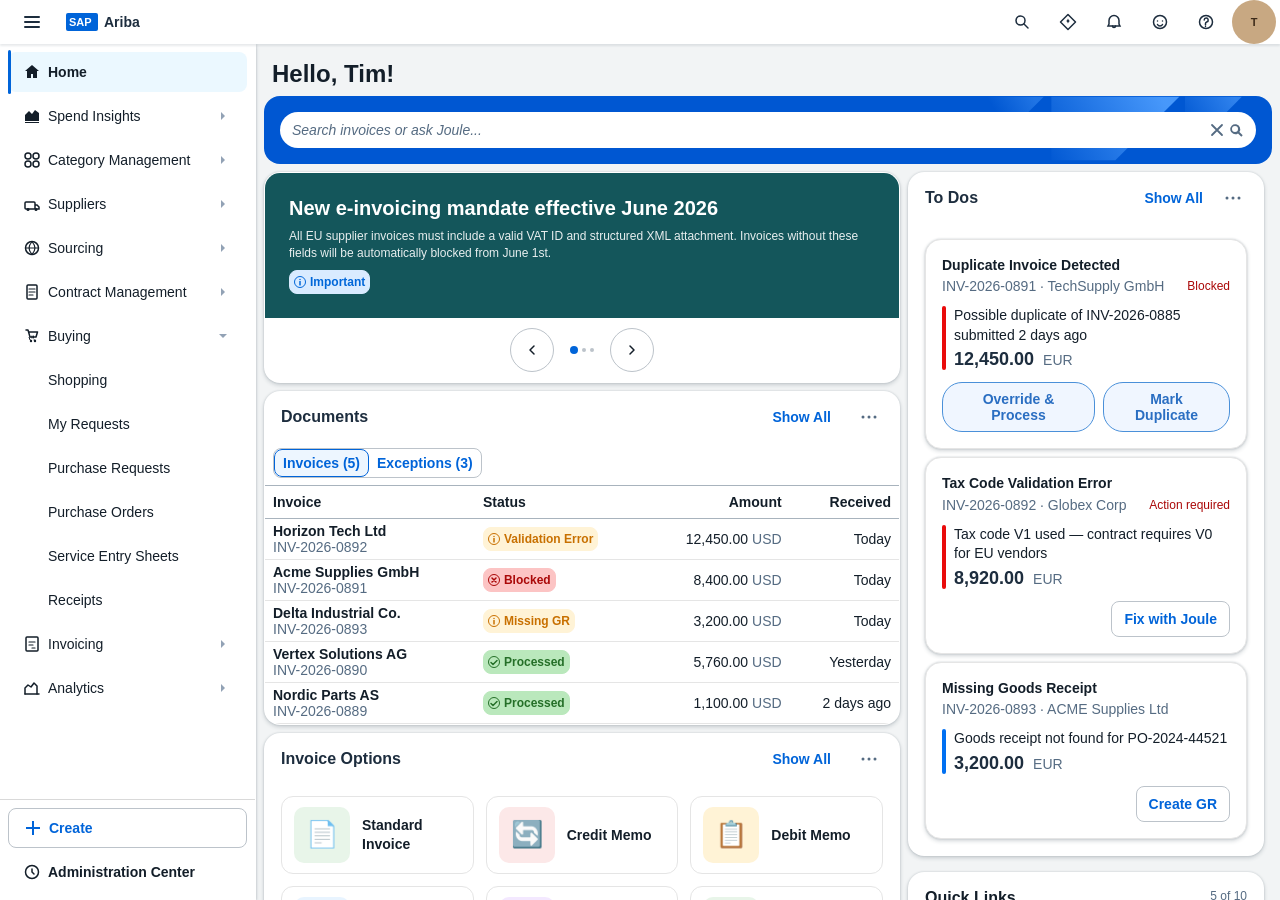
<file: invoice-agent.html>
<!DOCTYPE html>
<html lang="en">
<head>
  <meta charset="UTF-8" />
  <meta name="viewport" content="width=device-width, initial-scale=1.0" />
  <title>SAP Ariba – Invoice Management</title>
  <link rel="preconnect" href="https://fonts.googleapis.com" />
  <!-- SAP 72 font via CDN -->
  <link rel="stylesheet" href="https://ui5.sap.com/resources/sap/ui/core/themes/sap_horizon/fonts/72-regular.woff2" />
  <!-- SAP Icons font -->
  <link rel="stylesheet" href="https://ui5.sap.com/resources/sap/ui/core/themes/base/SAP-icons.css" />
  <style>
    /* ─── SAP Horizon Design Tokens ─── */
    :root {
      --sap-fontFamily: "72", "72full", Arial, Helvetica, sans-serif;
      --sapFontSize: 14px;
      --sapFontSmallSize: 12px;
      --sapFontHeader3Size: 24px;
      --sapFontHeader6Size: 14px;
      --sapFontBoldFamily: bold;
      --sapFontSemiboldDuplexFamily: 600;
      --sapFontLightFamily: 300;

      /* Shell */
      --sapShell_Background: #fff;
      --sapShell_TextColor: #1d2d3e;
      --sapShell_BorderColor: #d9d9d9;
      --sapShell_NegativeColor: #ff5b38;

      /* List / Content */
      --sapList_Background: #fff;
      --sapList_TextColor: #131e29;
      --sapList_BorderColor: #e5e5e5;
      --sapList_HeaderBackground: #fff;
      --sapList_HeaderBorderColor: #a8b3bd;
      --sapList_HeaderTextColor: #131e29;
      --sapList_HighlightColor: #0064d9;
      --sapList_SelectionBackgroundColor: #ebf8ff;

      /* Group */
      --sapGroup_ContentBackground: #fff;
      --sapGroup_TitleBackground: #fff;
      --sapGroup_TitleTextColor: #1d2d3e;
      --sapGroup_TitleBorderColor: #a8b3bd;
      --sapGroup_TitleBorderWidth: 1px;
      --sapGroup_TitleFontSize: 16px;

      /* Tile */
      --sapTile_Background: #fff;
      --sapTile_BorderColor: rgba(0,0,0,0);
      --sapTile_BorderCornerRadius: 16px;
      --sapTile_TitleTextColor: #131e29;

      /* Button */
      --sapButton_Background: #fff;
      --sapButton_BorderColor: #bcc3ca;
      --sapButton_BorderWidth: 1px;
      --sapButton_BorderCornerRadius: 8px;
      --sapButton_TextColor: #0064d9;
      --sapButton_Selected_Background: #edf6ff;
      --sapButton_Selected_BorderColor: #0064d9;
      --sapButton_Selected_TextColor: #0064d9;
      --sapButton_Lite_Background: rgba(0,0,0,0);
      --sapButton_Lite_BorderColor: rgba(0,0,0,0);
      --sapButton_Lite_TextColor: #0064d9;
      --sapButton_Accept_Background: #e9f7e9;
      --sapButton_Accept_BorderColor: #256f28;
      --sapButton_Accept_TextColor: #256f28;
      --sapButton_Reject_Background: #fce8e8;
      --sapButton_Reject_BorderColor: #aa0808;
      --sapButton_Reject_TextColor: #aa0808;

      /* Content */
      --sapContent_LabelColor: #556b82;
      --sapLinkColor: #0064d9;
      --sapTextColor: #131e29;
      --sapNeutralTextColor: #1d2d3e;
      --sapPageFooter_Background: #fff;
      --sapShell_Category_14_TextColor: #fff;
      --sapObjectHeader_Title_TextColor: #131e29;
      --sapShell_GroupTitleTextColor: #131e29;

      /* Indication Colors */
      --sapIndicationColor_2b_Background: #fcc4c4;
      --sapIndicationColor_2b_BorderColor: #fcc4c4;
      --sapIndicationColor_2b_TextColor: #aa0808;
      --sapIndicationColor_4b_Background: #bae8bc;
      --sapIndicationColor_4b_BorderColor: #bae8bc;
      --sapIndicationColor_4b_TextColor: #256f28;
      --sapIndicationColor_5b_Background: #d9ebff;
      --sapIndicationColor_5b_BorderColor: #d9ebff;
      --sapIndicationColor_5b_TextColor: #0067d9;
      --sapIndicationColor_10b_Background: #eaecee;
      --sapIndicationColor_10b_BorderColor: #eaecee;
      --sapIndicationColor_10b_TextColor: #444648;

      /* Shadow */
      --shadow0: 0px 0px 2px 0px rgba(34,53,72,0.2), 0px 2px 4px 0px rgba(34,53,72,0.2);
    }

    /* ─── Joule Sidebar ─── */
    .joule-sidebar {
      position: absolute; top: 56px; left: 0; bottom: 0; width: 260px;
      background: #fff; border-right: 1px solid #e5e5e5; z-index: 20;
      display: flex; flex-direction: column;
      transform: translateX(-100%);
      transition: transform 0.25s cubic-bezier(0.4, 0, 0.2, 1);
      overflow-y: auto;
    }
    .joule-sidebar.open { transform: translateX(0); }
    .joule-sidebar-header { display: flex; align-items: center; gap: 8px; padding: 16px 16px 12px; }
    .joule-sidebar-search-btn { margin-left: auto; background: none; border: none; cursor: pointer; padding: 4px; border-radius: 6px; }
    .joule-sidebar-search-btn:hover { background: #f0f0f0; }
    .joule-sidebar-new-btn {
      display: flex; align-items: center; gap: 8px; margin: 0 12px 12px;
      padding: 8px 14px; background: none; border: 1px solid #e5e5e5; border-radius: 8px;
      font-family: '72', 'Segoe UI', Arial, sans-serif; font-size: 13px; font-weight: 600;
      color: #1d2d3e; cursor: pointer; transition: background 0.15s;
    }
    .joule-sidebar-new-btn:hover { background: #f5f5f5; }
    .joule-sidebar-section { margin-bottom: 4px; }
    .joule-sidebar-section-header {
      display: flex; align-items: center; gap: 6px; padding: 8px 16px;
      font-family: '72', 'Segoe UI', Arial, sans-serif; font-size: 13px; font-weight: 700;
      color: #1d2d3e; cursor: pointer; user-select: none;
    }
    .joule-sidebar-count { font-weight: 400; color: #556b82; font-size: 12px; }
    .joule-sidebar-chevron { margin-left: auto; transition: transform 0.2s; transform: rotate(90deg); }
    .joule-sidebar-chevron.collapsed { transform: rotate(0deg); }
    .joule-sidebar-items { display: flex; flex-direction: column; }
    .joule-sidebar-items.collapsed { display: none; }
    .joule-sidebar-item {
      display: flex; align-items: center; gap: 8px; padding: 8px 16px 8px 20px;
      font-family: '72', 'Segoe UI', Arial, sans-serif; font-size: 13px; color: #1d2d3e;
      cursor: pointer; position: relative; transition: background 0.15s;
    }
    .joule-sidebar-item:hover { background: #f5f5f5; }
    .joule-sidebar-item.active { background: #f0edff; }
    .joule-sidebar-item.active .joule-sidebar-item-indicator {
      position: absolute; left: 0; top: 4px; bottom: 4px; width: 3px;
      background: #5d36ff; border-radius: 0 3px 3px 0;
    }
    .joule-sidebar-item-text { flex: 1; overflow: hidden; text-overflow: ellipsis; white-space: nowrap; }
    .joule-sidebar-item-more {
      background: none; border: none; cursor: pointer; padding: 2px; border-radius: 4px;
      opacity: 0; transition: opacity 0.15s;
    }
    .joule-sidebar-item:hover .joule-sidebar-item-more { opacity: 1; }

    /* ─── Joule Exception Table (Fiori-style) ─── */
    .joule-exception-table {
      width: 100%; border-collapse: collapse; font-family: '72', 'Segoe UI', Arial, sans-serif;
      font-size: 14px; margin-top: 12px; background: #ffffff;
      border: 1px solid #e5e5e5; border-radius: 12px; overflow: hidden;
      box-shadow: 0 1px 4px rgba(0,0,0,0.06);
    }
    .joule-exception-table thead th {
      text-align: left; padding: 16px 20px; font-weight: 700; font-size: 14px;
      color: #556b82; border-bottom: 1px solid #e5e5e5; background: #f8f9fa;
    }
    .joule-exception-table thead th:last-child { }
    .joule-exception-table tbody td {
      padding: 16px 20px; color: #1d2d3e; border-bottom: 1px solid #eef0f2; vertical-align: middle;
      background: #ffffff; font-size: 14px;
    }
    .joule-exception-table tbody td:last-child { }
    .joule-exception-table tbody tr:last-child td { border-bottom: none; }
    .joule-invoice-link { color: #0064d9; font-weight: 700; text-decoration: none; cursor: pointer; }
    .joule-invoice-link:hover { text-decoration: underline; color: #0054b5; }
    .joule-chip-solve {
      background: #f8fafe !important; color: #1a5fc9 !important;
      border-color: #e0e7ef !important; font-weight: 500 !important;
    }
    .joule-chip-solve:hover { background: #edf3fc !important; border-color: #c0cfe0 !important; }

    /* ─── Reset ─── */
    *, *::before, *::after { box-sizing: border-box; margin: 0; padding: 0; }
    body {
      font-family: var(--sap-fontFamily);
      font-size: var(--sapFontSize);
      color: var(--sapList_TextColor);
      background: #f2f4f5;
      min-height: 100vh;
    }

    /* ─── Z-index scale (semantic) ─── */
    /* dropdown: 100 | sticky: 200 | overlay: 300 | modal: 400 | toast: 500 | joule: 600 */

    /* ─── Shell Bar ─── */
    .shell-bar {
      display: flex;
      align-items: center;
      justify-content: space-between;
      height: 44px;
      background: var(--sapShell_Background);
      padding: 0 10px;
      position: sticky;
      top: 0;
      z-index: 200;
      box-shadow: 0px 2px 2px 0px rgba(34,53,72,0.1);
    }
    .shell-bar-left { display: flex; align-items: center; gap: 4px; }
    .shell-bar-right { display: flex; align-items: center; gap: 2px; }
    .shell-btn {
      width: 44px; height: 44px;
      display: flex; align-items: center; justify-content: center;
      border-radius: 8px; cursor: pointer; border: none; background: transparent;
      color: var(--sapShell_TextColor);
      touch-action: manipulation;
      transition: background 0.15s cubic-bezier(0.25, 1, 0.5, 1);
    }
    .shell-btn:hover { background: rgba(0,0,0,.05); }
    .shell-btn:focus-visible { outline: 2px solid var(--sapList_HighlightColor); outline-offset: -2px; border-radius: 8px; }
    .shell-logo {
      display: flex; align-items: center; gap: 6px;
      color: #1d2d3e; font-weight: 700; font-size: 14px; cursor: pointer;
      padding: 4px 8px; border-radius: 8px; min-height: 44px;
      touch-action: manipulation;
      transition: background 0.15s cubic-bezier(0.25, 1, 0.5, 1);
    }
    .shell-logo:hover { background: rgba(0,0,0,.05); }
    .shell-logo:focus-visible { outline: 2px solid var(--sapList_HighlightColor); outline-offset: -2px; }
    .shell-logo svg { flex-shrink: 0; }
    .shell-avatar {
      width: 32px; height: 32px; border-radius: 50%;
      background: #c8a882; color: #3d2b1a; font-weight: 700; font-size: 11px;
      display: flex; align-items: center; justify-content: center; cursor: pointer;
      margin-left: 2px; touch-action: manipulation;
      min-width: 44px; min-height: 44px; margin: -6px -6px -6px 2px;
      border-radius: 50%; width: 32px; height: 32px;
      /* Expand tap target to 44px without changing visual size */
      position: relative;
    }
    .shell-avatar::before {
      content: ''; position: absolute; inset: -6px;
      border-radius: 50%;
    }
    .icon-svg { width: 16px; height: 16px; fill: currentColor; }

    /* ─── Layout ─── */
    .app-body { display: flex; height: calc(100vh - 44px); overflow: hidden; }

    /* ─── Side Nav ─── */
    .side-nav {
      width: 256px; flex-shrink: 0;
      background: var(--sapList_Background);
      border-right: 1px solid var(--sapTile_BorderColor);
      display: flex; flex-direction: column;
      box-shadow: var(--shadow0);
      overflow: hidden;
    }
    .side-nav-main { flex: 1; overflow-y: auto; padding: 8px; display: flex; flex-direction: column; gap: 4px; }
    .side-nav-bottom {
      padding: 8px; border-top: 1px solid #d9d9d9;
      display: flex; flex-direction: column; gap: 4px;
    }
    .nav-item {
      display: flex; align-items: center; min-height: 40px;
      padding: 8px 16px; border-radius: 8px; cursor: pointer;
      gap: 0; position: relative;
      touch-action: manipulation;
      transition: background 0.15s cubic-bezier(0.25, 1, 0.5, 1);
    }
    .nav-item:hover { background: #f2f4f5; }
    .nav-item:focus-visible { outline: 2px solid var(--sapList_HighlightColor); outline-offset: -2px; }
    .nav-item.active { background: var(--sapList_SelectionBackgroundColor); }
    .nav-item.active::before {
      content: ''; position: absolute; left: 0; top: 50%; transform: translateY(-50%);
      width: 3px; height: 44px; background: var(--sapList_HighlightColor); border-radius: 2px;
    }
    .nav-icon { width: 16px; height: 16px; margin-right: 8px; flex-shrink: 0; }
    .nav-item img.nav-icon { object-fit: contain; }
    .nav-label { flex: 1; font-size: 14px; font-weight: 400; color: var(--sapList_TextColor); white-space: nowrap; overflow: hidden; text-overflow: ellipsis; }
    .nav-item.active .nav-label { font-weight: 600; color: var(--sapList_TextColor); }
    .nav-arrow { width: 16px; height: 16px; color: #556b82; margin-left: auto; }
    .nav-children { padding-left: 24px; display: flex; flex-direction: column; gap: 4px; margin-top: 4px; }
    .nav-child {
      display: flex; align-items: center; min-height: 40px;
      padding: 8px 16px; border-radius: 8px; cursor: pointer; font-size: 14px; font-weight: 400; color: var(--sapList_TextColor);
      touch-action: manipulation;
      transition: background 0.15s cubic-bezier(0.25, 1, 0.5, 1);
    }
    .nav-child:hover { background: #f2f4f5; }
    .nav-child:focus-visible { outline: 2px solid var(--sapList_HighlightColor); outline-offset: -2px; }
    .create-btn {
      display: flex; align-items: center; height: 40px; padding: 0 16px;
      border: 1px solid var(--sapButton_BorderColor); border-radius: 8px;
      background: var(--sapButton_Background); color: var(--sapButton_TextColor);
      cursor: pointer; font-size: 14px; font-weight: 600; gap: 8px;
      touch-action: manipulation;
      transition: background 0.15s cubic-bezier(0.25, 1, 0.5, 1), box-shadow 0.15s cubic-bezier(0.25, 1, 0.5, 1);
    }
    .create-btn:hover { background: #edf6ff; box-shadow: 0 1px 4px rgba(0,100,217,0.12); }
    .create-btn:focus-visible { outline: 2px solid var(--sapList_HighlightColor); outline-offset: 2px; }
    .admin-link { display: flex; align-items: center; height: 40px; padding: 0 16px; font-size: 14px; font-weight: 600; color: var(--sapList_TextColor); cursor: pointer; border-radius: 8px; gap: 8px; touch-action: manipulation; transition: background 0.15s cubic-bezier(0.25, 1, 0.5, 1); }
    .admin-link:hover { background: #f2f4f5; }
    .admin-link:focus-visible { outline: 2px solid var(--sapList_HighlightColor); outline-offset: -2px; }

    /* ─── Page Area ─── */
    .page-area { flex: 1; overflow-y: auto; padding: 0; }
    .page-inner { padding: 8px; }

    /* ─── Page Header ─── */
    .page-header {
      display: flex; align-items: center; justify-content: space-between;
      padding: 16px 16px 8px 16px;
    }
    .page-title { font-size: 24px; font-weight: 900; color: var(--sapShell_GroupTitleTextColor); }
    .cart-btn {
      display: flex; align-items: center; gap: 6px; padding: 5px 8px;
      border: none; background: transparent; color: var(--sapButton_Lite_TextColor);
      cursor: pointer; border-radius: 8px; font-size: 14px; font-weight: 600;
    }
    .cart-btn:hover { background: #edf6ff; }

    /* ─── Search Bar ─── */
    .search-bar-wrap { margin-bottom: 0; }
    .search-bar {
      display: flex; align-items: center; background: #fff;
      border: 1px solid #bcc3ca; border-radius: 8px; padding: 0 12px; height: 36px;
      box-shadow: var(--shadow0);
      transition: border-color 0.15s cubic-bezier(0.25, 1, 0.5, 1), box-shadow 0.15s cubic-bezier(0.25, 1, 0.5, 1);
    }
    .search-bar:focus-within {
      border-color: var(--sapList_HighlightColor);
      box-shadow: var(--shadow0), 0 0 0 2px rgba(0,100,217,0.15);
    }
    .search-bar input {
      flex: 1; border: none; outline: none; font-size: 14px;
      font-family: var(--sap-fontFamily); color: var(--sapList_TextColor); background: transparent;
    }
    .search-bar input::placeholder { color: #92a2b5; }

    /* ─── Two-column content ─── */
    .search-bar-wrap { padding: 0 8px 8px; }
    .content-grid { display: flex; gap: 8px; padding: 0 8px 8px; align-items: flex-start; }
    .col-left { flex: 0 0 calc(100% - 356px - 16px); min-width: 0; display: flex; flex-direction: column; gap: 8px; }
    .col-right { flex: 0 0 356px; display: flex; flex-direction: column; gap: 16px; }

    /* ─── Widget Card ─── */
    .widget-card {
      background: var(--sapTile_Background);
      border: 1px solid var(--sapTile_BorderColor);
      border-radius: var(--sapTile_BorderCornerRadius);
      box-shadow: var(--shadow0);
      overflow: hidden;
    }
    .widget-toolbar {
      display: flex; align-items: center; gap: 8px;
      background: var(--sapGroup_TitleBackground);
      padding: 3px 8px; min-height: 44px;
    }
    .widget-title { font-size: 16px; font-weight: 700; color: var(--sapGroup_TitleTextColor); flex: 1; padding-left: 8px; }
    .btn-tertiary {
      background: transparent; border: none; padding: 5px 8px; border-radius: 8px;
      color: var(--sapButton_TextColor); font-size: 14px; font-weight: 600; cursor: pointer;
      touch-action: manipulation;
      transition: background 0.15s cubic-bezier(0.25, 1, 0.5, 1);
    }
    .btn-tertiary:hover { background: #edf6ff; }
    .btn-tertiary:focus-visible { outline: 2px solid var(--sapList_HighlightColor); outline-offset: 2px; }
    .icon-btn {
      width: 44px; height: 44px; display: flex; align-items: center; justify-content: center;
      background: transparent; border: none; border-radius: 8px; cursor: pointer; color: #556b82;
      touch-action: manipulation;
      transition: background 0.15s cubic-bezier(0.25, 1, 0.5, 1);
    }
    .icon-btn:hover { background: #f2f4f5; }
    .icon-btn:focus-visible { outline: 2px solid var(--sapList_HighlightColor); outline-offset: -2px; }

    /* ─── Announcement Widget ─── */
    .announcement-banner {
      background: linear-gradient(90deg, #14565b 0%, #14565b 100%);
      padding: 24px; display: flex; flex-direction: column; gap: 8px;
    }
    .announcement-title { font-size: 20px; font-weight: 700; color: #fff; }
    .announcement-desc { font-size: 12px; color: rgba(255,255,255,.9); line-height: 1.4; }
    .tag {
      display: inline-flex; align-items: center; gap: 4px;
      padding: 3px 4px; border-radius: 8px; font-size: 12px; font-weight: 700; line-height: 16px;
    }
    .tag-info { background: var(--sapIndicationColor_5b_Background); color: var(--sapIndicationColor_5b_TextColor); border: 1px solid var(--sapIndicationColor_5b_BorderColor); }
    .tag-error { background: var(--sapIndicationColor_2b_Background); color: var(--sapIndicationColor_2b_TextColor); border: 1px solid var(--sapIndicationColor_2b_BorderColor); }
    .tag-success { background: var(--sapIndicationColor_4b_Background); color: var(--sapIndicationColor_4b_TextColor); border: 1px solid var(--sapIndicationColor_4b_BorderColor); }
    .tag-warning { background: #fff3d6; color: #c87000; border: 1px solid #fff3d6; }
    .pr-link { color: var(--sapLinkColor); font-size: 14px; }
    .carousel-footer {
      background: var(--sapPageFooter_Background);
      display: flex; align-items: center; justify-content: center;
      padding: 6px 8px;
    }
    .carousel-nav { display: flex; align-items: center; gap: 16px; padding: 4px 0; }
    .carousel-btn {
      width: 44px; height: 44px; border-radius: 22px;
      border: 1px solid var(--sapButton_BorderColor); background: var(--sapButton_Background);
      display: flex; align-items: center; justify-content: center; cursor: pointer;
      touch-action: manipulation;
      transition: background 0.15s cubic-bezier(0.25, 1, 0.5, 1), box-shadow 0.15s cubic-bezier(0.25, 1, 0.5, 1);
    }
    .carousel-btn:hover { background: #f2f4f5; box-shadow: 0 1px 4px rgba(34,53,72,0.1); }
    .carousel-btn:focus-visible { outline: 2px solid var(--sapList_HighlightColor); outline-offset: 2px; }
    .dots { display: flex; align-items: center; gap: 4px; }
    .dot { width: 8px; height: 8px; border-radius: 50%; background: #0064d9; }
    .dot-sm { width: 4px; height: 4px; border-radius: 50%; background: #bcc3ca; }

    /* ─── Documents Widget – Segmented btn ─── */
    .seg-btn-wrap {
      display: flex; align-items: center; gap: 8px;
      padding: 3px 8px; min-height: 44px;
      border-bottom: 1px solid var(--sapList_HeaderBorderColor);
      background: var(--sapGroup_TitleBackground);
    }
    .seg-btn {
      display: flex; border: 1px solid var(--sapButton_BorderColor); border-radius: 8px; overflow: hidden;
    }
    .seg-btn-item {
      padding: 5px 8px; font-size: 14px; font-weight: 600; cursor: pointer; border: none;
      background: transparent; color: var(--sapButton_TextColor);
    }
    .seg-btn-item.active {
      background: var(--sapButton_Selected_Background);
      border: 1px solid var(--sapButton_Selected_BorderColor);
      color: var(--sapButton_Selected_TextColor);
      border-radius: 8px;
    }

    /* ─── Table ─── */
    .resp-table { width: 100%; border-collapse: collapse; }
    .resp-table th {
      background: var(--sapList_HeaderBackground);
      border-bottom: 1px solid var(--sapList_HeaderBorderColor);
      padding: 8px; font-size: 14px; font-weight: 600; color: var(--sapList_HeaderTextColor);
      text-align: left; position: sticky; top: 0;
    }
    .resp-table th.right { text-align: right; }
    .resp-table td {
      border-bottom: 1px solid var(--sapList_BorderColor);
      padding: 4px 8px; font-size: 14px; color: var(--sapList_TextColor); vertical-align: middle;
    }
    .resp-table td.right { text-align: right; }
    .resp-table tr:hover td { background: #f7f9fb; }
    .obj-id .name { font-weight: 700; }
    .obj-id .id { color: var(--sapContent_LabelColor); font-size: 14px; }
    .obj-number { display: flex; gap: 4px; justify-content: flex-end; align-items: baseline; }
    .obj-number .num { font-weight: 400; }
    .obj-number .cur { font-weight: 300; color: #556b82; }

    /* ─── Invoice Options grid ─── */
    .bo-grid {
      display: grid;
      grid-template-columns: repeat(3, 1fr);
      gap: 12px;
      padding: 12px 16px 16px;
    }
    .bo-item {
      display: flex; align-items: center; gap: 12px;
      border: 1px solid #e5e5e5; border-radius: 12px;
      padding: 10px 12px; cursor: pointer; background: #fff;
      touch-action: manipulation;
      transition: box-shadow 0.2s cubic-bezier(0.25, 1, 0.5, 1), transform 0.2s cubic-bezier(0.25, 1, 0.5, 1);
    }
    .bo-item:hover { box-shadow: 0 4px 12px rgba(34,53,72,.12); transform: translateY(-1px); }
    .bo-item:active { transform: translateY(0); box-shadow: 0 1px 4px rgba(34,53,72,.08); }
    .bo-item:focus-visible { outline: 2px solid var(--sapList_HighlightColor); outline-offset: 2px; }
    .bo-thumb {
      width: 56px; height: 56px; border-radius: 10px;
      flex-shrink: 0; object-fit: cover; background: #edeef0;
    }
    .bo-label {
      font-size: 14px; font-weight: 600; color: #131e29; line-height: 1.3;
    }

    /* ─── Insights Widget ─── */
    .insights-row { display: flex; gap: 16px; padding: 16px; flex-wrap: wrap; }
    .analytics-card {
      flex: 1; min-width: 340px;
      background: var(--sapTile_Background); border: 1px solid #e5e5e5;
      border-radius: 16px; box-shadow: var(--shadow0); overflow: hidden;
    }
    .card-header { padding: 16px 16px 8px; }
    .card-header-meta { font-size: 12px; color: var(--sapContent_LabelColor); margin-bottom: 4px; }
    .card-header-title { font-size: 14px; font-weight: 700; color: var(--sapList_TextColor); }
    .card-numeric { padding: 0 16px 8px; }
    .card-kpi { font-size: 32px; font-weight: 700; color: var(--sapList_TextColor); }
    .card-kpi-unit { font-size: 20px; font-weight: 300; color: #556b82; }
    .chart-area { padding: 8px 16px 16px; }
    .donut-wrap { display: flex; align-items: center; gap: 24px; }
    .donut-svg { flex-shrink: 0; }
    .donut-legend { display: flex; flex-direction: column; gap: 8px; }
    .legend-item { display: flex; align-items: center; gap: 8px; font-size: 12px; color: #556b82; }
    .legend-dot { width: 10px; height: 10px; border-radius: 50%; flex-shrink: 0; }
    .legend-pct { font-weight: 600; color: var(--sapList_TextColor); }
    .line-chart-wrap { position: relative; }
    .line-chart-labels { display: flex; justify-content: space-between; font-size: 12px; color: #92a2b5; margin-top: 4px; padding: 0 4px; }

    /* ─── Right Column Cards ─── */
    .todo-widget { background: var(--sapGroup_ContentBackground); border: 1px solid var(--sapTile_BorderColor); border-radius: 16px; box-shadow: var(--shadow0); overflow: hidden; }
    .todo-toolbar { display: flex; align-items: center; padding: 3px 8px; min-height: 44px; background: var(--sapGroup_TitleBackground); border-radius: 16px 16px 0 0; }
    .todo-items { display: flex; flex-direction: column; gap: 8px; padding: 16px; }
    .todo-card {
      background: var(--sapTile_Background); border: 1px solid var(--sapList_BorderColor);
      border-radius: 16px; box-shadow: var(--shadow0); overflow: hidden; padding-bottom: 16px;
    }
    .todo-card-header { padding: 16px 16px 12px; }
    .todo-card-title { font-size: 14px; font-weight: 700; color: var(--sapTextColor); line-height: 1.3; }
    .todo-card-sub { font-size: 14px; color: var(--sapContent_LabelColor); white-space: nowrap; overflow: hidden; text-overflow: ellipsis; }
    .todo-overdue { font-size: 12px; color: #aa0808; white-space: nowrap; }
    .todo-card-content { padding: 0 16px; display: flex; flex-direction: column; gap: 12px; }
    .todo-item { display: flex; gap: 8px; }
    .highlight-bar { width: 4px; border-radius: 2px; flex-shrink: 0; align-self: stretch; }
    .highlight-red { background: #e90b0b; }
    .highlight-blue { background: #0070f2; }
    .todo-item-body { flex: 1; display: flex; flex-direction: column; gap: 4px; }
    .todo-item-text { font-size: 14px; color: var(--sapTextColor); line-height: 1.4; }
    .todo-item-amount { font-size: 18px; font-weight: 700; color: var(--sapNeutralTextColor); }
    .todo-item-amount span { font-size: 14px; font-weight: 400; color: #556b82; margin-left: 4px; }
    .todo-card-footer { display: flex; gap: 8px; justify-content: flex-end; padding: 12px 16px 0; }
    .btn-accept {
      padding: 8px 20px; border-radius: 20px; border: 1.5px solid #4a90d9;
      background: #f0f6ff; color: #2a6ec2;
      font-size: 14px; font-weight: 600; cursor: pointer; min-height: 36px;
      touch-action: manipulation;
      transition: background 0.15s cubic-bezier(0.25, 1, 0.5, 1), box-shadow 0.15s cubic-bezier(0.25, 1, 0.5, 1);
    }
    .btn-accept:hover { background: #dce9f7; box-shadow: 0 1px 4px rgba(42,110,194,0.15); }
    .btn-accept:focus-visible { outline: 2px solid #2a6ec2; outline-offset: 2px; }
    .btn-reject {
      padding: 8px 20px; border-radius: 20px; border: 1.5px solid #4a90d9;
      background: #f0f6ff; color: #2a6ec2;
      font-size: 14px; font-weight: 600; cursor: pointer; min-height: 36px;
      touch-action: manipulation;
      transition: background 0.15s cubic-bezier(0.25, 1, 0.5, 1), box-shadow 0.15s cubic-bezier(0.25, 1, 0.5, 1);
    }
    .btn-reject:hover { background: #dce9f7; box-shadow: 0 1px 4px rgba(42,110,194,0.15); }
    .btn-reject:focus-visible { outline: 2px solid #2a6ec2; outline-offset: 2px; }
    .btn-secondary {
      padding: 8px 12px; border-radius: 8px;
      border: 1px solid var(--sapButton_BorderColor); background: var(--sapButton_Background);
      color: var(--sapButton_TextColor); font-size: 14px; font-weight: 600; cursor: pointer; min-height: 36px;
      touch-action: manipulation;
      transition: background 0.15s cubic-bezier(0.25, 1, 0.5, 1);
    }
    .btn-secondary:hover { background: #edf6ff; }
    .btn-secondary:focus-visible { outline: 2px solid var(--sapList_HighlightColor); outline-offset: 2px; }
    .label-value { display: flex; align-items: baseline; gap: 4px; font-size: 14px; }
    .label-text { color: var(--sapContent_LabelColor); }
    .value-text { color: var(--sapTextColor); }

    /* ─── Quick Links ─── */
    .quick-links { background: var(--sapGroup_TitleBackground); border: 1px solid var(--sapTile_BorderColor); border-radius: 16px; box-shadow: var(--shadow0); overflow: hidden; }
    .ql-header { display: flex; align-items: flex-start; justify-content: space-between; padding: 16px 16px 12px; min-height: 46px; }
    .ql-title { font-size: 16px; font-weight: 700; color: var(--sapTile_TitleTextColor); }
    .ql-count { font-size: 12px; color: var(--sapContent_LabelColor); }
    .ql-list { display: flex; flex-direction: column; }
    .ql-item {
      display: flex; align-items: center; min-height: 44px; padding: 0 16px;
      border-bottom: 1px solid var(--sapList_BorderColor); font-size: 14px;
      color: var(--sapList_TextColor); cursor: pointer; position: relative;
      touch-action: manipulation;
      transition: background 0.15s cubic-bezier(0.25, 1, 0.5, 1);
    }
    .ql-item:last-child { border-bottom: none; }
    .ql-item:hover { background: #f7f9fb; }
    .ql-item:focus-visible { outline: 2px solid var(--sapList_HighlightColor); outline-offset: -2px; }
    .ql-more {
      display: flex; align-items: center; justify-content: center;
      padding: 14px; min-height: 44px; font-size: 14px; font-weight: 700;
      color: var(--sapButton_TextColor); cursor: pointer;
      touch-action: manipulation;
      transition: background 0.15s cubic-bezier(0.25, 1, 0.5, 1);
    }
    .ql-more:hover { background: #edf6ff; }
    .ql-more:focus-visible { outline: 2px solid var(--sapList_HighlightColor); outline-offset: -2px; }

    /* ─── Zone A (search row) ─── */
    .zone-a { padding: 8px 8px; }

    /* ─── Scrollbar ─── */
    ::-webkit-scrollbar { width: 6px; height: 6px; }
    ::-webkit-scrollbar-thumb { background: #c0c8d0; border-radius: 4px; }
    ::-webkit-scrollbar-track { background: transparent; }

    /* ─── Expandable text ─── */
    .expandable { overflow: hidden; display: -webkit-box; -webkit-line-clamp: 2; -webkit-box-orient: vertical; }
    .show-more { color: var(--sapLinkColor); font-size: 14px; cursor: pointer; }

    /* ─── Joule Popover ─── */
    .joule-popover {
      position: fixed; bottom: 24px; right: 24px; z-index: 600;
      width: 448px; height: 660px;
      border-radius: 20px; overflow: hidden;
      box-shadow: 0 0 2px rgba(91,115,139,0.16), 0 32px 64px rgba(91,115,139,0.16);
      display: none; flex-direction: column;
      font-family: var(--sap-fontFamily);
      background: #ffffff;
      transform-origin: bottom right;
      max-height: 660px;
    }
    .joule-popover.open {
      display: flex;
      flex-direction: column;
      /* Refined open animation: ease-out-quart, no bounce (impeccable rule) */
      animation: jouleOpen 0.3s cubic-bezier(0.25, 1, 0.5, 1) both;
    }
    @keyframes jouleOpen {
      from { opacity: 0; transform: scale(0.92) translateY(12px); }
      to   { opacity: 1; transform: scale(1) translateY(0); }
    }
    @keyframes spin {
      from { transform: rotate(0deg); }
      to   { transform: rotate(360deg); }
    }
    .joule-header {
      background: linear-gradient(180deg, #5d36ff 0%, #6431fa 100%);
      display: flex; align-items: center; height: 56px;
      padding: 0 4px 0 0; flex-shrink: 0;
      position: relative; overflow: hidden;
    }
    .joule-header-left {
      display: flex; align-items: center; flex: 1; overflow: hidden;
    }
    .joule-header-menu-btn {
      width: 44px; height: 44px; background: none; border: none; cursor: pointer;
      display: flex; align-items: center; justify-content: center; border-radius: 8px;
      color: #fff; flex-shrink: 0; margin-left: 0;
      touch-action: manipulation;
      transition: background 0.15s cubic-bezier(0.25, 1, 0.5, 1);
    }
    .joule-header-menu-btn:hover { background: rgba(255,255,255,.14); }
    .joule-header-menu-btn:focus-visible { outline: 2px solid rgba(255,255,255,0.7); outline-offset: -2px; }
    .joule-header-title {
      font-size: 16px; font-weight: 700; color: #fff;
      white-space: nowrap; overflow: hidden; text-overflow: ellipsis;
      padding-left: 4px;
    }
    /* SAP icon helper for header buttons */
    .sap-icon {
      font-family: "SAP-icons"; font-style: normal; font-weight: normal;
      font-size: 16px; color: #fff; line-height: 1;
      -webkit-font-smoothing: antialiased;
      font-feature-settings: "liga"; /* enable ligatures */
      -webkit-font-feature-settings: "liga";
      text-rendering: optimizeLegibility;
      display: inline-block; width: 16px; height: 16px;
      text-align: center;
    }
    .joule-header-actions { display: flex; align-items: center; gap: 0; flex-shrink: 0; }
    .joule-header-btn {
      width: 44px; height: 44px; background: transparent; border: none; cursor: pointer;
      display: flex; align-items: center; justify-content: center; border-radius: 8px; color: #fff;
      touch-action: manipulation;
      transition: background 0.15s cubic-bezier(0.25, 1, 0.5, 1);
    }
    .joule-header-btn:hover { background: rgba(255,255,255,.14); }
    .joule-header-btn:focus-visible { outline: 2px solid rgba(255,255,255,0.7); outline-offset: -2px; }

    /* Body */
    .joule-body {
      background: #ffffff;
      overflow-y: auto; overflow-x: hidden;
      padding: 0; display: flex; flex-direction: column;
      flex: 1 1 0; min-height: 0; max-height: 100%;
      scroll-behavior: smooth;
    }

    .joule-body::-webkit-scrollbar { width: 4px; }
    .joule-body::-webkit-scrollbar-thumb { background: rgba(93,54,255,0.2); border-radius: 4px; }

    .joule-chat-area {
      padding: 16px 14px 8px; display: flex; flex-direction: column; gap: 16px; flex: 1;
      justify-content: flex-end;
    }
    /* Turn containers must also be flex columns with matching gap */
    .joule-chat-area > div[id^="turn-"] {
      display: flex; flex-direction: column; gap: 16px;
    }
    .joule-timestamp {
      text-align: center; font-size: 14px; color: #8396a8; margin-bottom: 4px;
    }
    .joule-timestamp strong { font-weight: 700; color: #8396a8; }

    /* ── Bubble entrance animation ── */
    /* ease-out-quart: smooth, confident — no bounce (impeccable rule) */
    @keyframes bubbleIn {
      from { opacity: 0; transform: translateY(10px) scale(0.97); }
      to   { opacity: 1; transform: translateY(0) scale(1); }
    }
    .bubble-animate {
      animation: bubbleIn 0.28s cubic-bezier(0.25, 1, 0.5, 1) both;
    }

    /* User bubble — right aligned, purple */
    .joule-msg-user {
      align-self: flex-end; max-width: 82%;
    }
    .joule-bubble-user {
      background: #eae5ff;
      border: 1px solid #eae5ff;
      border-radius: 8px 8px 0 8px;
      padding: 8px 16px; font-size: 14px; color: #1d2d3e; line-height: 1.5;
    }

    /* AI bubble — left aligned, grey, wraps to content */
    .joule-msg-ai { align-self: flex-start; max-width: 80%; }
    .joule-turn-response { display: flex; flex-direction: column; gap: 16px; }
    .joule-msg-ai.full-width { max-width: 80%; width: 80%; }
    .joule-turn-loader.full-width { max-width: 80%; width: 80%; }
    .joule-bubble-ai {
      background: #eff1f2;
      border: 1px solid #eff1f2;
      border-radius: 8px 8px 8px 0;
      padding: 8px 16px; font-size: 14px; color: #1d2d3e; line-height: 1.5;
      display: inline-block;
    }

    /* Streaming cursor — blinks after the last character */
    .joule-bubble-ai .stream-cursor {
      display: inline-block;
      width: 2px; height: 1em;
      background: #556b82;
      margin-left: 1px;
      vertical-align: text-bottom;
      border-radius: 1px;
      animation: cursorBlink 0.55s steps(1) infinite;
    }
    @keyframes cursorBlink {
      0%, 100% { opacity: 1; }
      50%       { opacity: 0; }
    }

    /* ── Quick reply chips — Figma: Pqg0cqoAWbfdnSX5FgoOCV node 285-5515 ── */
    .joule-suggestions {
      display: flex; flex-wrap: wrap; gap: 12px; padding: 0 0 2px 0;
      margin-top: 4px;
    }
    .quick-actions-box {
      margin-top: 16px;
      padding: 16px 18px 0;
      background: transparent;
      border-radius: 0;
      border: none;
      border-top: 1px solid #d9d9d9;
      font-family: '72', 'Segoe UI', Arial, sans-serif;
    }
    .quick-actions-box .qa-header {
      display: flex;
      align-items: center;
      gap: 8px;
      font-size: 14px;
      font-weight: 700;
      color: #1d2d3e;
      text-transform: uppercase;
      letter-spacing: 0.3px;
      margin-bottom: 14px;
    }
    .quick-actions-box .qa-option-title {
      font-size: 14px;
      font-weight: 700;
      color: #1d2d3e;
      margin: 12px 0 4px 0;
    }
    .quick-actions-box .qa-option-title:first-of-type {
      margin-top: 0;
    }
    .quick-actions-box ul {
      margin: 0;
      padding-left: 20px;
    }
    .quick-actions-box ul li {
      font-size: 13px;
      color: #556b82;
      line-height: 1.6;
    }
    .quick-actions-box .qa-prompt {
      font-size: 13px;
      color: #1d2d3e;
      margin-top: 14px;
      font-style: italic;
    }
    .joule-chip {
      display: inline-flex; align-items: center;
      padding: 10px 24px; border-radius: 100px;
      background: #f8fafe; border: 1.5px solid #e0e7ef;
      color: #1a5fc9;
      font-size: 14px; font-weight: 500; font-family: inherit;
      line-height: 20px; cursor: pointer; white-space: nowrap;
      touch-action: manipulation;
      box-shadow: none;
      transition: box-shadow 0.15s, transform 0.1s, background 0.15s, border-color 0.15s;
    }
    .joule-chip:hover {
      box-shadow: 0px 2px 6px 0px rgba(27,144,255,0.10);
      background: #edf3fc;
      border-color: #c0cfe0;
      transform: translateY(-1px);
    }
    .joule-chip:active { transform: translateY(0); }
    .joule-chip:focus-visible { outline: 2px solid #0064d9; outline-offset: 2px; }

    /* ── Deep Analysis Loader ── */
    .deep-analysis-card {
      background: #fff;
      border: 1px solid #e8ecf0;
      border-radius: 14px;
      padding: 24px 28px;
      margin-top: 8px;
      box-shadow: 0 1px 4px rgba(0,0,0,0.04);
    }
    .deep-analysis-progress {
      position: relative;
      height: 4px;
      background: #e8ecf0;
      border-radius: 4px;
      margin-bottom: 20px;
      overflow: visible;
    }
    .deep-analysis-progress-fill {
      position: absolute;
      top: 0; left: 0;
      height: 100%;
      background: linear-gradient(90deg, #6b44ff, #8b6aff);
      border-radius: 4px;
      width: 0%;
      transition: width 0.5s ease;
    }
    .deep-analysis-progress-dot {
      position: absolute;
      top: 50%;
      transform: translate(-50%, -50%);
      width: 10px;
      height: 10px;
      background: #6b44ff;
      border-radius: 50%;
      left: 0%;
      transition: left 0.5s ease;
      box-shadow: 0 0 6px rgba(107,68,255,0.4);
    }
    .deep-analysis-step {
      display: flex;
      align-items: center;
      justify-content: space-between;
      padding: 10px 0;
      border-bottom: 1px solid #f0f2f5;
      opacity: 0;
      transform: translateY(6px);
      transition: opacity 0.35s ease, transform 0.35s ease;
    }
    .deep-analysis-step:last-child { border-bottom: none; }
    .deep-analysis-step.visible {
      opacity: 1;
      transform: translateY(0);
    }
    .deep-analysis-step-text {
      font-family: '72','Segoe UI',Arial,sans-serif;
      font-size: 14px;
      color: #556b82;
    }
    .deep-analysis-step-chevron {
      color: #6b44ff;
      font-size: 18px;
      font-weight: 600;
    }

    /* ── Three-dot loading bubble (Figma: 86692-15470) ── */
    .joule-dots-bubble {
      display: inline-flex; align-items: center; gap: 5px;
      padding: 6px 2px;
      background: transparent;
    }
    .jdot {
      width: 7px; height: 7px; border-radius: 50%;
      animation: jdotPulse 1.5s ease-in-out infinite;
    }
    .jdot-1 { background: #dbb8f5; animation-delay: 0s; }
    .jdot-2 { background: #b97ee8; animation-delay: 0.2s; }
    .jdot-3 { background: #7c5cc4; animation-delay: 0.4s; }
    @keyframes jdotPulse {
      0%, 100% { transform: scale(0.85); opacity: 0.75; }
      50% { transform: scale(1.15); opacity: 1; }
    }

    /* ── Skeleton product card — mirrors jrc-item layout ── */
    @keyframes shimmer {
      0%   { background-position: -600px 0; }
      100% { background-position:  600px 0; }
    }
    .skel-fill {
      background: linear-gradient(90deg,
        rgba(226,226,226,0.7) 0%,
        rgba(226,226,226,0.3) 45%,
        rgba(226,226,226,0.7) 90%);
      background-size: 600px 100%;
      animation: shimmer 1.5s ease-in-out infinite;
      border-radius: 8px;
    }
    /* Card shell matches jrc-item exactly */
    .joule-skeleton-card {
      background: #fff;
      border-radius: 8px;
      margin-bottom: 8px;
      box-shadow: 0px 0px 2px 0px rgba(91,115,139,0.16),
                  0px 4px 8px 0px rgba(91,115,139,0.16);
      overflow: hidden;
    }
    /* Header section — mirrors jrc-card-header */
    .skel-header {
      padding: 16px 16px 12px;
      display: flex; align-items: flex-start; gap: 16px;
    }
    /* Product image placeholder — 59×59px, 12px radius */
    .skel-img {
      width: 59px; height: 59px; border-radius: 12px;
      flex-shrink: 0;
    }
    .skel-header-meta {
      flex: 1; display: flex; flex-direction: column; gap: 8px; padding-top: 4px;
    }
    /* Date tag placeholder */
    .skel-tag  { height: 16px; width: 120px; border-radius: 8px; }
    /* Product name — two lines */
    .skel-name1 { height: 12px; width: 90%;  border-radius: 6px; }
    .skel-name2 { height: 12px; width: 65%;  border-radius: 6px; }
    /* Body section — mirrors jrc-card-body */
    .skel-body {
      padding: 10px 16px 16px;
      display: flex; flex-direction: column; gap: 10px;
    }
    /* Supplier name */
    .skel-supplier { height: 12px; width: 100px; border-radius: 6px; }
    /* Price row — big number */
    .skel-price    { height: 22px; width: 130px; border-radius: 6px; }
    /* Attribute rows */
    .skel-attr1 { height: 10px; width: 80%;  border-radius: 5px; }
    .skel-attr2 { height: 10px; width: 60%;  border-radius: 5px; }
    .skel-attr3 { height: 10px; width: 70%;  border-radius: 5px; }
    /* Add to Cart button placeholder */
    .skel-cta {
      height: 26px; border-radius: 8px;
      background: rgba(226,226,226,0.35) !important;
      animation: none !important;
    }

    /* ── Product result cards — Figma: PRmKIW3BvS9ofIM4zbqo9G node 152-11212 ── */
    .jrc-context {
      font-size: 12px; color: #89919a; margin-bottom: 10px; line-height: 1.4;
    }
    .jrc-recommended-label {
      font-size: 10px; font-weight: 700; color: #5d36ff;
      text-transform: uppercase; letter-spacing: 0.7px;
      margin-bottom: 6px; display: flex; align-items: center; gap: 5px;
    }
    .jrc-recommended-label::before {
      content: ''; width: 6px; height: 6px; border-radius: 50%;
      background: #5d36ff; flex-shrink: 0;
    }
    .jrc-date-tag-row {
      display: flex; align-items: center; gap: 6px; flex-wrap: wrap;
      margin-bottom: 6px;
    }
    .jrc-recommended-badge {
      font-size: 12px; font-weight: 700; color: #0057b8;
      background: #dff0ff; border-radius: 100px;
      padding: 2px 10px; letter-spacing: 0.1px;
      line-height: 18px; white-space: nowrap;
    }
    .jrc-preferred-supplier-badge {
      font-size: 12px; font-weight: 700; color: #107e3e;
      background: #f1fdf6; border-radius: 100px;
      padding: 2px 10px; letter-spacing: 0.1px;
      line-height: 18px; white-space: nowrap;
    }
    .jrc-qualified-badge {
      font-size: 12px; font-weight: 700; color: #107e3e;
      background: #e8f5e9; border-radius: 100px;
      padding: 2px 10px; letter-spacing: 0.1px;
      line-height: 18px; white-space: nowrap;
    }
    .jrc-date-tag {
      display: inline-flex; align-items: center;
      padding: 2px 8px; line-height: 18px;
      border: 1px solid #d9d9d9; border-radius: 100px;
      font-size: 12px; font-weight: 600; color: #2e2e2e;
      white-space: nowrap;
    }

    /* Card shell */
    .jrc-item {
      background: #fff; border-radius: 8px; margin-bottom: 8px;
      box-shadow: 0px 0px 2px 0px rgba(91,115,139,0.16),
                  0px 4px 8px 0px rgba(91,115,139,0.16);
    }

    /* Card header — product image + name + date tag */
    .jrc-card-header {
      padding: 16px 16px 12px;
      display: flex; align-items: flex-start; gap: 16px;
    }
    .jrc-product-img {
      width: 59px; height: 59px; border-radius: 12px;
      object-fit: cover; flex-shrink: 0;
      background: #f5f5f5;
      display: flex; align-items: center; justify-content: center;
      font-size: 20px;
    }
    .jrc-card-header-meta { flex: 1; min-width: 0; }
    .jrc-item-name {
      font-size: 16px; font-weight: 600; color: #1d2d3e;
      line-height: 1.35; margin: 0;
    }
    .jrc-item-name.bold { font-weight: 600; }

    /* Card body — supplier, price, attributes */
    .jrc-card-body { padding: 8px 16px 0; }
    .jrc-item-supplier {
      font-size: 14px; color: #0064d9; margin-bottom: 8px;
    }

    /* Price row */
    .jrc-price-row {
      display: flex; align-items: baseline; gap: 4px; margin-bottom: 12px;
    }
    .jrc-price-amount {
      font-size: 24px; font-weight: 400; color: #1d2d3e;
      letter-spacing: -0.02em; line-height: 1;
    }
    .jrc-price-currency {
      font-size: 24px; font-weight: 300; color: #1d2d3e;
      line-height: 1;
    }
    .jrc-price-unit {
      font-size: 12px; color: #556b82; margin-left: 2px;
    }

    /* Attribute rows */
    .jrc-attrs { display: flex; flex-direction: column; gap: 6px; margin-bottom: 12px; }
    .jrc-attr-row { display: flex; align-items: baseline; gap: 0; }
    .jrc-attr-label { font-size: 14px; color: #556b82; white-space: nowrap; margin-right: 6px; }
    .jrc-attr-value { font-size: 14px; color: #131e29; }
    .jrc-attr-value.green { color: #256f3a; }
    .jrc-attr-value.blue  { color: #0064d9; }

    /* Contract item tag */
    .jrc-contract-row {
      display: flex; align-items: center; gap: 6px;
      font-size: 14px; color: #131e29; margin-bottom: 8px;
    }
    .jrc-contract-icon {
      width: 16px; height: 16px; flex-shrink: 0;
      display: flex; align-items: center; justify-content: center;
      color: #131e29;
    }

    /* Add to cart button */
    .jrc-add-btn {
      display: block; width: 100%; box-sizing: border-box;
      padding: 5px 16px 16px;
    }
    .jrc-add-btn button {
      width: 100%; padding: 5px 12px;
      border: 1px solid #bcc3ca; border-radius: 8px;
      background: #fff; color: #0064d9;
      font-size: 14px; font-weight: 600; font-family: inherit;
      cursor: pointer; line-height: 20px;
      transition: background 0.12s, border-color 0.12s;
    }
    .jrc-add-btn button:hover { background: #f0f5ff; border-color: #0064d9; }

    /* Section dividers */
    .jrc-divider {
      font-size: 10px; font-weight: 700; color: #a0a8b4;
      text-transform: uppercase; letter-spacing: 0.7px;
      margin: 12px 0 8px; display: flex; align-items: center; gap: 8px;
    }
    .jrc-divider::after { content: ''; flex: 1; height: 1px; background: #ebebeb; }
    .jrc-section-label {
      font-size: 10px; font-weight: 700; color: #a0a8b4;
      text-transform: uppercase; letter-spacing: 0.7px;
      margin: 12px 0 8px; display: flex; align-items: center; gap: 8px;
    }
    .jrc-section-label::after { content: ''; flex: 1; height: 1px; background: #ebebeb; }

    /* CTA chips wrapper */
    .jrc-footer { margin-top: 12px; }

    /* ── Three-dot loader legacy (keep for backward compat) ── */
    .joule-dots {
      display: inline-flex; align-items: center; gap: 5px;
      background: #eff1f2; border: 1px solid #eff1f2;
      border-radius: 8px 8px 8px 0;
      padding: 12px 16px;
    }
    .joule-dot {
      width: 7px; height: 7px; border-radius: 50%;
      background: linear-gradient(135deg, #5d36ff 0%, #a100c2 100%);
      animation: dotBounce 1.3s ease-in-out infinite;
    }
    .joule-dot:nth-child(2) { animation-delay: 0.18s; }
    .joule-dot:nth-child(3) { animation-delay: 0.36s; }
    @keyframes dotBounce {
      0%, 60%, 100% { opacity: 0.2; transform: translateY(0) scale(0.75); }
      30% { opacity: 1; transform: translateY(-4px) scale(1); }
    }

    /* ══ Named-step loader — Figma "Deep Research Execution Card" ══ */
    .joule-loader {
      background: #fff;
      border: 1px solid #e6e6e6;
      border-radius: 16px;
      padding: 12px 16px 8px;
      width: 100%; box-sizing: border-box;
      overflow: hidden;
    }
    /* Progress bar */
    .joule-loader-bar-wrap {
      height: 3px; background: #ede9ff; border-radius: 2px 2px 0 0;
      overflow: hidden; position: relative;
      margin: 0 0 10px 0;
    }
    .joule-loader-bar {
      height: 3px; width: 50%; border-radius: 0; position: absolute; left: -50%; top: 0;
      background: linear-gradient(90deg, transparent, #9b6de0, #5d36ff, #9b6de0, transparent);
      animation: loaderSweep 1.4s cubic-bezier(0.4, 0, 0.6, 1) infinite;
    }
    @keyframes loaderSweep {
      0%   { left: -40%; }
      100% { left: 100%; }
    }
    .joule-loader.done .joule-loader-bar { animation: none; left: 100%; opacity: 0; }

    /* Step rows — no dividers, clean list */
    .joule-loader-step {
      display: flex; flex-direction: column;
      animation: stepFadeIn 0.22s ease-out both;
    }
    .joule-loader-step.pending { display: none; }
    @keyframes stepFadeIn {
      from { opacity: 0; transform: translateY(3px); }
      to   { opacity: 1; transform: translateY(0); }
    }

    .joule-loader-step-header {
      display: flex; align-items: center; gap: 8px;
      min-height: 26px; padding: 3px 0;
      cursor: pointer; user-select: none;
    }
    .joule-loader-step-header:hover { opacity: 0.8; }

    /* Status icon — 16×16 slot */
    .joule-loader-dot {
      width: 16px; height: 16px; flex-shrink: 0;
      display: flex; align-items: center; justify-content: center;
      position: relative;
    }
    /* Pending: small grey circle */
    .joule-loader-dot::after {
      content: '';
      width: 7px; height: 7px; border-radius: 50%;
      border: 1.5px solid #c5c5c5;
    }

    /* Active: 3 purple dots replace the circle */
    .joule-loader-step.active .joule-loader-dot { gap: 2px; }
    .joule-loader-step.active .joule-loader-dot::after { display: none; }
    .joule-loader-step.active .joule-loader-dot .sd { display: block; }
    .joule-loader-dot .sd {
      display: none;
      width: 3px; height: 3px; border-radius: 50%;
      background: #5d36ff; flex-shrink: 0;
      animation: miniDotBounce 1.1s ease-in-out infinite;
    }
    .joule-loader-dot .sd:nth-child(2) { animation-delay: 0.18s; }
    .joule-loader-dot .sd:nth-child(3) { animation-delay: 0.36s; }
    @keyframes miniDotBounce {
      0%, 80%, 100% { transform: scale(0.7); opacity: 0.4; }
      40%           { transform: scale(1.3); opacity: 1; }
    }

    /* Done: SAP accept icon (grey) */
    .joule-loader-step.step-done .joule-loader-dot::after { display: none; }
    .joule-loader-step.step-done .joule-loader-dot::before {
      font-family: 'SAP-icons'; content: '\e05b';
      font-size: 12px; font-weight: 400;
      color: #556b82; line-height: 1;
    }

    /* Label */
    .joule-loader-step-label {
      flex: 1; font-size: 14px; font-weight: 400;
      color: #556b82; line-height: 20px;
    }
    .joule-loader-step.active .joule-loader-step-label {
      font-weight: 700; color: #131e29;
    }
    .joule-loader-step.step-done .joule-loader-step-label {
      color: #556b82; font-weight: 400;
    }

    /* Chevron */
    .joule-loader-step-chevron {
      color: #5d36ff; font-size: 18px; line-height: 1; flex-shrink: 0;
      transition: transform 0.2s cubic-bezier(0.25,1,0.5,1);
    }
    .joule-loader-step.open .joule-loader-step-chevron { transform: rotate(90deg); }

    /* Detail panel — vertical line layout */
    .joule-loader-detail {
      display: none;
      margin: 0 0 4px 8px;
      padding: 0 0 8px 0;
    }
    .joule-loader-step.open .joule-loader-detail { display: flex; }
    .joule-loader-detail-line {
      width: 2px; flex-shrink: 0;
      background: #d9d9d9; border-radius: 1px;
      margin: 2px 10px 0 7px;
      align-self: stretch;
      min-height: 16px;
    }
    .joule-loader-detail-body {
      flex: 1; padding: 2px 0 2px;
      display: flex; flex-direction: column; gap: 6px;
    }
    .joule-detail-substep {
      display: flex; align-items: flex-start; gap: 5px;
      font-size: 14px; color: #556b82; line-height: 1.5;
    }
    .joule-detail-substep::before { content: '·'; color: #a0a0b0; flex-shrink: 0; font-size: 16px; line-height: 1.3; }
    .joule-detail-section { display: flex; flex-direction: column; gap: 4px; margin-top: 2px; padding-left: 14px; }
    .joule-detail-section-label { font-size: 13px; font-weight: 700; color: #131e29; line-height: 1.4; }
    .joule-detail-evidence { display: flex; align-items: center; gap: 6px; }
    .joule-detail-favicon {
      width: 18px; height: 18px; border-radius: 50%;
      border: 1.2px solid #e6e6e6; background: #f5f5f5;
      display: flex; align-items: center; justify-content: center;
      flex-shrink: 0; font-size: 9px; overflow: hidden;
    }
    .joule-detail-link { font-size: 14px; color: #5d36ff; text-decoration: none; line-height: 1.4; }
    .joule-detail-link:hover { text-decoration: underline; }
    .joule-detail-avatar {
      width: 20px; height: 20px; border-radius: 50%;
      background: #e8f2ff;
      border: 1px solid #b3d4ff;
      display: flex; align-items: center; justify-content: center;
      flex-shrink: 0; color: #0070f2;
    }
    .joule-detail-avatar svg { width: 12px; height: 12px; }

    /* ── Inline spinner loader (Turn 1 — bare on white) ── */
    .joule-inline-loader {
      display: flex; align-items: center; gap: 10px; padding: 4px 0;
    }
    .joule-inline-spinner {
      width: 22px; height: 22px; flex-shrink: 0; border-radius: 50%;
      border: 3px solid #e0d0f8; border-top-color: #7c4dcc; border-right-color: #9b6de0;
      animation: inlineSpin 1s linear infinite;
    }
    @keyframes inlineSpin { to { transform: rotate(360deg); } }
    .joule-inline-loader-text { font-size: 14px; color: #556b82; line-height: 1.4; }

    /* Source row inside active step detail — legacy, kept for compatibility */
    .joule-loader-source { display: flex; align-items: center; gap: 6px; margin-top: 6px; }
    .joule-loader-source-icon { display: none; }
    .joule-loader-source-link { font-size: 14px; color: #5d36ff; text-decoration: none; }
    .joule-loader-source-link:hover { text-decoration: underline; }

    /* ── Object card ── */
    .joule-object-card {
      border: 1px solid #ede9ff; border-radius: 14px; overflow: hidden;
      background: #fff; width: 100%;
      box-shadow: 0 1px 4px rgba(93,54,255,0.08);
    }
    .joc-header {
      display: flex; align-items: center; gap: 10px;
      padding: 12px 14px 10px;
      background: linear-gradient(135deg, #f8f6ff 0%, #fdf5ff 100%);
      border-bottom: 1px solid #ede9ff;
    }
    .joc-icon {
      width: 32px; height: 32px; border-radius: 8px; background: #f0ecff;
      display: flex; align-items: center; justify-content: center; flex-shrink: 0;
    }
    .joc-title { font-size: 14px; font-weight: 700; color: #131e29; flex: 1; letter-spacing: -0.01em; }
    .joc-status {
      font-size: 11px; font-weight: 700; padding: 3px 8px; border-radius: 10px;
      background: #e9f7e9; color: #256f28; border: 1px solid #bae8bc; flex-shrink: 0;
    }
    .joc-rows { padding: 10px 14px 4px; display: flex; flex-direction: column; gap: 5px; }
    .joc-row { display: flex; gap: 8px; font-size: 13px; line-height: 1.4; }
    .joc-label { color: #8396a8; min-width: 80px; flex-shrink: 0; font-size: 12px; padding-top: 1px; }
    .joc-value { color: #131e29; font-weight: 600; }
    .joc-footer {
      display: flex; gap: 8px; padding: 10px 14px 12px;
      border-top: 1px solid #f0ecff;
    }
    .joc-btn-primary {
      flex: 1; padding: 8px 10px; border-radius: 10px;
      background: #5d36ff; border: none; color: #fff;
      font-size: 13px; font-weight: 600; cursor: pointer; min-height: 36px;
      touch-action: manipulation;
      transition: background 0.15s cubic-bezier(0.25, 1, 0.5, 1),
                  transform 0.2s cubic-bezier(0.25, 1, 0.5, 1),
                  box-shadow 0.2s cubic-bezier(0.25, 1, 0.5, 1);
    }
    .joc-btn-primary:hover { background: #4a28d4; transform: translateY(-1px); box-shadow: 0 3px 8px rgba(93,54,255,0.3); }
    .joc-btn-primary:active { transform: translateY(0); }
    .joc-btn-primary:focus-visible { outline: 2px solid #5d36ff; outline-offset: 2px; }
    .joc-btn-secondary {
      flex: 1; padding: 8px 10px; border-radius: 10px;
      background: #fff; border: 1.5px solid #5d36ff; color: #5d36ff;
      font-size: 13px; font-weight: 600; cursor: pointer; min-height: 36px;
      touch-action: manipulation;
      transition: background 0.15s cubic-bezier(0.25, 1, 0.5, 1),
                  transform 0.2s cubic-bezier(0.25, 1, 0.5, 1);
    }
    .joc-btn-secondary:hover { background: #f0ecff; transform: translateY(-1px); }
    .joc-btn-secondary:active { transform: translateY(0); }
    .joc-btn-secondary:focus-visible { outline: 2px solid #5d36ff; outline-offset: 2px; }

    /* ── Cart Summary Card ── */
    .cart-card {
      border: 1px solid #e8e8e8; border-radius: 14px; background: #fff;
      width: 100%; overflow: hidden;
      box-shadow: 0 1px 4px rgba(34,53,72,0.06);
    }
    .cart-card-header {
      background: linear-gradient(135deg, #f8f7fc 0%, #f5f3ff 100%);
      padding: 10px 14px;
      border-bottom: 1px solid #ede9ff;
      font-size: 11px; font-weight: 700; color: #8396a8; letter-spacing: 0.06em; text-transform: uppercase;
    }
    .cart-item {
      padding: 10px 14px; border-bottom: 1px solid #f5f5f5;
    }
    .cart-item-name { font-size: 13px; font-weight: 700; color: #131e29; margin-bottom: 3px; letter-spacing: -0.01em; }
    .cart-item-meta { font-size: 12px; color: #8396a8; margin-bottom: 6px; }
    .cart-item-controls { display: flex; align-items: center; gap: 6px; }
    .cart-qty-btn {
      width: 28px; height: 28px; border-radius: 50%; border: 1.5px solid #d0d7e0;
      background: #fff; color: #131e29; font-size: 14px; font-weight: 700;
      display: flex; align-items: center; justify-content: center; cursor: pointer;
      flex-shrink: 0; line-height: 1;
      touch-action: manipulation;
      transition: border-color 0.15s cubic-bezier(0.25, 1, 0.5, 1),
                  color 0.15s cubic-bezier(0.25, 1, 0.5, 1),
                  background 0.15s cubic-bezier(0.25, 1, 0.5, 1);
    }
    .cart-qty-btn:hover { border-color: #5d36ff; color: #5d36ff; background: #f0ecff; }
    .cart-qty-btn:focus-visible { outline: 2px solid #5d36ff; outline-offset: 2px; }
    .cart-qty-val { font-size: 13px; font-weight: 700; color: #131e29; min-width: 20px; text-align: center; }
    .cart-item-total { margin-left: auto; font-size: 13px; font-weight: 700; color: #131e29; }
    .cart-item-actions { margin-left: 8px; display: flex; gap: 8px; }
    .cart-action-link {
      font-size: 12px; color: #5d36ff; cursor: pointer; background: none; border: none; padding: 0;
      font-weight: 600; touch-action: manipulation;
      transition: opacity 0.15s cubic-bezier(0.25, 1, 0.5, 1);
    }
    .cart-action-link:hover { opacity: 0.7; }
    .cart-action-link:focus-visible { outline: 2px solid #5d36ff; outline-offset: 2px; border-radius: 2px; }
    .cart-total-row {
      padding: 10px 14px 8px; background: #fafafa;
    }
    .cart-total-line {
      display: flex; justify-content: space-between; font-size: 13px; margin-bottom: 2px; color: #556b82;
    }
    .cart-total-line.main {
      font-weight: 700; color: #131e29; font-size: 14px; margin-top: 6px;
      padding-top: 8px; border-top: 1px solid #ede9ff;
    }
    .cart-delivery-info { font-size: 11px; color: #8396a8; padding: 0 14px 8px; }
    .cart-footer { display: flex; gap: 8px; padding: 10px 14px 12px; }
    .cart-btn-primary {
      flex: 1; padding: 9px 10px; border-radius: 10px; border: none;
      background: #5d36ff; color: #fff; font-size: 13px; font-weight: 700; cursor: pointer;
      letter-spacing: -0.01em; min-height: 38px;
      touch-action: manipulation;
      transition: background 0.15s cubic-bezier(0.25, 1, 0.5, 1),
                  transform 0.2s cubic-bezier(0.25, 1, 0.5, 1),
                  box-shadow 0.2s cubic-bezier(0.25, 1, 0.5, 1);
    }
    .cart-btn-primary:hover { background: #4a28d4; transform: translateY(-1px); box-shadow: 0 3px 8px rgba(93,54,255,0.3); }
    .cart-btn-primary:active { transform: translateY(0); }
    .cart-btn-primary:focus-visible { outline: 2px solid #5d36ff; outline-offset: 2px; }
    .cart-btn-secondary {
      padding: 9px 12px; border-radius: 10px; border: 1.5px solid #5d36ff;
      background: #fff; color: #5d36ff; font-size: 13px; font-weight: 600; cursor: pointer;
      min-height: 38px;
      touch-action: manipulation;
      transition: background 0.15s cubic-bezier(0.25, 1, 0.5, 1),
                  transform 0.2s cubic-bezier(0.25, 1, 0.5, 1);
    }
    .cart-btn-secondary:hover { background: #f0ecff; transform: translateY(-1px); }
    .cart-btn-secondary:active { transform: translateY(0); }
    .cart-btn-secondary:focus-visible { outline: 2px solid #5d36ff; outline-offset: 2px; }

    /* ── PR Summary Card ── */
    .pr-card {
      border: 1px solid #e8e8e8; border-radius: 14px; background: #fff;
      width: 100%; overflow: hidden;
      box-shadow: 0 1px 4px rgba(34,53,72,0.06);
    }
    .pr-card-header {
      background: linear-gradient(135deg, #f8f7fc 0%, #f5f3ff 100%);
      padding: 12px 14px; border-bottom: 1px solid #ede9ff;
    }
    .pr-card-title { font-size: 14px; font-weight: 700; color: #131e29; letter-spacing: -0.01em; }
    .pr-card-subtitle { font-size: 11px; color: #8396a8; margin-top: 2px; font-weight: 600; letter-spacing: 0.04em; text-transform: uppercase; }
    .pr-card-section {
      padding: 8px 14px; border-bottom: 1px solid #f5f5f5;
    }
    .pr-card-row { display: flex; gap: 8px; font-size: 12.5px; margin-bottom: 4px; }
    .pr-card-label { color: #8396a8; min-width: 90px; flex-shrink: 0; }
    .pr-card-value { color: #131e29; font-weight: 600; flex: 1; }
    .pr-card-value.auto { color: #256f28; }
    .pr-divider { height: 1px; background: #ede9ff; margin: 0 14px; }
    .pr-total-row {
      padding: 10px 14px; display: flex; justify-content: space-between;
      font-size: 14px; font-weight: 700; color: #131e29;
    }
    .pr-card-footer { display: flex; gap: 8px; padding: 10px 14px 12px; }
    .pr-btn-primary {
      flex: 1; padding: 9px 10px; border-radius: 10px; border: none;
      background: #5d36ff; color: #fff; font-size: 13px; font-weight: 700; cursor: pointer;
      min-height: 38px;
      touch-action: manipulation;
      transition: background 0.15s cubic-bezier(0.25, 1, 0.5, 1),
                  transform 0.2s cubic-bezier(0.25, 1, 0.5, 1),
                  box-shadow 0.2s cubic-bezier(0.25, 1, 0.5, 1);
    }
    .pr-btn-primary:hover { background: #4a28d4; transform: translateY(-1px); box-shadow: 0 3px 8px rgba(93,54,255,0.3); }
    .pr-btn-primary:active { transform: translateY(0); }
    .pr-btn-primary:focus-visible { outline: 2px solid #5d36ff; outline-offset: 2px; }
    .pr-btn-secondary {
      padding: 9px 12px; border-radius: 10px; border: 1.5px solid #d0d7e0;
      background: #fff; color: #556b82; font-size: 13px; font-weight: 600; cursor: pointer;
      min-height: 38px;
      touch-action: manipulation;
      transition: background 0.15s cubic-bezier(0.25, 1, 0.5, 1);
    }
    .pr-btn-secondary:hover { background: #f5f5f5; }
    .pr-btn-secondary:focus-visible { outline: 2px solid var(--sapList_HighlightColor); outline-offset: 2px; }

    /* ── Confirmation Card ── */
    .confirm-card {
      border: 1px solid #bae8bc; border-radius: 14px; background: #fff;
      width: 100%; overflow: hidden;
      box-shadow: 0 1px 4px rgba(37,111,40,0.1);
    }
    .confirm-card-header {
      background: linear-gradient(135deg, #e9f7e9 0%, #d4f4d5 100%);
      padding: 12px 14px;
      display: flex; align-items: center; gap: 10px;
      border-bottom: 1px solid #bae8bc;
    }
    .confirm-card-title { font-size: 14px; font-weight: 700; color: #1a5c1d; letter-spacing: -0.01em; }
    .confirm-card-pr { font-size: 11px; color: #5a8a5c; margin-top: 1px; font-weight: 600; }
    .confirm-section {
      padding: 10px 14px; border-bottom: 1px solid #f5f5f5;
    }
    .confirm-section-title {
      font-size: 10px; font-weight: 700; color: #8396a8; letter-spacing: 0.07em;
      text-transform: uppercase; margin-bottom: 7px;
    }
    .confirm-row { display: flex; gap: 6px; font-size: 12.5px; margin-bottom: 4px; }
    .confirm-label { color: #8396a8; min-width: 80px; flex-shrink: 0; }
    .confirm-value { color: #131e29; font-weight: 600; }
    .confirm-next-item {
      display: flex; align-items: flex-start; gap: 8px; font-size: 13px;
      color: #2d4a2e; margin-bottom: 5px; line-height: 1.45;
    }
    .confirm-next-dot {
      width: 6px; height: 6px; border-radius: 50%; background: #256f28;
      margin-top: 5px; flex-shrink: 0;
    }
    .confirm-card-footer { display: flex; gap: 8px; padding: 10px 14px 12px; }
    .confirm-btn-primary {
      flex: 1; padding: 9px 10px; border-radius: 10px; border: none;
      background: #256f28; color: #fff; font-size: 13px; font-weight: 700; cursor: pointer;
      min-height: 38px;
      touch-action: manipulation;
      transition: background 0.15s cubic-bezier(0.25, 1, 0.5, 1),
                  transform 0.2s cubic-bezier(0.25, 1, 0.5, 1),
                  box-shadow 0.2s cubic-bezier(0.25, 1, 0.5, 1);
    }
    .confirm-btn-primary:hover { background: #1a5c1d; transform: translateY(-1px); box-shadow: 0 3px 8px rgba(37,111,40,0.3); }
    .confirm-btn-primary:active { transform: translateY(0); }
    .confirm-btn-primary:focus-visible { outline: 2px solid #256f28; outline-offset: 2px; }
    .confirm-btn-secondary {
      padding: 9px 12px; border-radius: 10px; border: 1.5px solid #d0d7e0;
      background: #fff; color: #556b82; font-size: 13px; font-weight: 600; cursor: pointer;
      min-height: 38px;
      touch-action: manipulation;
      transition: background 0.15s cubic-bezier(0.25, 1, 0.5, 1);
    }
    .confirm-btn-secondary:hover { background: #f5f5f5; }
    .confirm-btn-secondary:focus-visible { outline: 2px solid var(--sapList_HighlightColor); outline-offset: 2px; }

    /* Input area */
    .joule-input-area {
      padding: 16px 16px 0; flex-shrink: 0; background: #ffffff;
      position: relative; z-index: 1;
    }
    .joule-disclaimer {
      text-align: center; font-size: 11px; color: #32363a; padding: 4px 16px 16px;
    }
    .joule-input-row {
      display: flex; align-items: center;
      border: 2px solid #5d36ff; border-radius: 20px; padding: 8px 8px 8px 16px;
      background: #fff;
      box-shadow: 0 0 2px rgba(93,54,255,0.16), 0 4px 8px rgba(93,54,255,0.16);
      transition: box-shadow 0.2s cubic-bezier(0.25, 1, 0.5, 1),
                  border-color 0.2s cubic-bezier(0.25, 1, 0.5, 1);
    }
    .joule-input-row:focus-within {
      box-shadow: 0 0 2px rgba(93,54,255,0.20), 0 4px 8px rgba(93,54,255,0.20);
    }
    .joule-input-row:not(:focus-within) {
      border-color: #d0d7e0; box-shadow: none;
    }
    .joule-input {
      flex: 1; border: none; outline: none; font-size: 14px; background: transparent;
      font-family: var(--sap-fontFamily); color: var(--sapList_TextColor);
    }
    .joule-input::placeholder { color: #556b82; font-style: italic; }
    .joule-send-btn {
      width: 28px; height: 28px; border-radius: 24px; background: #5d36ff;
      border: none; cursor: pointer; display: flex; align-items: center; justify-content: center;
      flex-shrink: 0; opacity: 0.4;
      touch-action: manipulation;
      transition: background 0.15s cubic-bezier(0.25, 1, 0.5, 1),
                  transform 0.2s cubic-bezier(0.25, 1, 0.5, 1),
                  opacity 0.15s;
    }
    .joule-send-btn.active { opacity: 1; }
    .joule-send-btn:hover { background: #4a28d4; transform: scale(1.06); }
    .joule-send-btn:active { transform: scale(0.96); }
    .joule-send-btn:disabled { opacity: 0.4; cursor: not-allowed; transform: none; }
    .joule-send-btn:focus-visible { outline: 2px solid #5d36ff; outline-offset: 2px; }

    /* ── Maximized / fullscreen Joule ── */
    .joule-popover.maximized {
      position: fixed; top: 44px; right: 0; bottom: 0; left: 0;
      width: auto; height: auto; max-height: none; border-radius: 0; z-index: 600;
      display: flex; flex-direction: column;
    }
    .joule-popover.maximized ~ * .side-nav,
    body.joule-maximized .side-nav { display: none; }
    body.joule-maximized .shell-bar { display: none; }
    body.joule-maximized .joule-popover.maximized { top: 0; }
    .joule-popover.maximized .joule-body {
      flex: 1 1 0; min-height: 0;
    }
    .joule-popover.maximized .joule-chat-area {
      max-width: 760px; width: 100%; margin: 0 auto; padding: 24px 24px 8px;
    }
    .joule-popover.maximized .joule-input-area {
      max-width: 760px; width: 100%; margin: 0 auto;
      padding: 16px 24px 0; box-sizing: border-box;
    }
    .joule-popover.maximized .joule-disclaimer {
      max-width: 760px; width: 100%; margin: 0 auto;
    }
    .joule-popover.maximized .joule-msg-ai { max-width: 72%; }
    .joule-popover.maximized .joule-msg-ai.full-width { max-width: 100%; width: 100%; }
    .joule-popover.maximized .joule-turn-loader.full-width { max-width: 100%; width: 100%; }
    .joule-popover.maximized .joule-msg-user { max-width: 60%; }

    /* ─── Typeahead Search ─── */
    .search-container { position: relative; }
    .search-bar-active {
      display: flex; align-items: center; background: #fff;
      border-radius: 18px; padding: 0 12px; height: 36px;
    }
    .search-bar-active input {
      flex: 1; border: none; outline: none; font-size: 14px;
      font-family: var(--sap-fontFamily); color: var(--sapList_TextColor); background: transparent;
    }
    .search-bar-active input::placeholder { color: #556b82; font-style: italic; }
    .typeahead-dropdown {
      position: absolute; top: calc(100% + 8px); left: 0; right: 0; z-index: 200;
      background: #fff;
      border-radius: 17px;
      box-shadow: 0px 4px 16px 0px rgba(34,53,72,0.16), 0px 0px 2px 0px rgba(34,53,72,0.12);
      overflow: hidden;
      display: none;
    }
    .ta-row {
      display: flex; align-items: center; gap: 0;
      margin: 8px 8px 0; padding: 8px; cursor: pointer;
      font-size: 14px; color: #1d2d3e; border-radius: 8px; min-height: 40px;
      touch-action: manipulation;
      transition: background 0.15s cubic-bezier(0.25, 1, 0.5, 1);
    }
    .ta-row:last-of-type { margin-bottom: 0; }
    .ta-row.ta-selected { background: #ebf8ff; }
    .ta-row:not(.ta-selected):hover { background: #f2f4f5; }
    .ta-icon { flex-shrink: 0; width: 44px; display: flex; align-items: center; justify-content: center; }
    .ta-text { flex: 1; line-height: 1.4; padding: 0 16px; }
    .ta-section-header {
      padding: 9px 8px 4px 8px; font-size: 12px; font-weight: 700;
      color: #556b82;
    }
    .ta-product-row {
      display: flex; align-items: center; gap: 0;
      padding: 16px 16px; cursor: pointer; opacity: 0.6;
      touch-action: manipulation;
      transition: background 0.15s cubic-bezier(0.25, 1, 0.5, 1),
                  opacity 0.15s cubic-bezier(0.25, 1, 0.5, 1);
    }
    .ta-product-row:hover { background: #f2f4f5; opacity: 1; }
    .ta-product-thumb {
      width: 48px; height: 48px; border-radius: 12px;
      flex-shrink: 0; display: flex; align-items: center; justify-content: center;
      overflow: hidden; margin-right: 16px;
    }
    .ta-product-info { flex: 1; min-width: 0; }
    .ta-product-name { font-size: 16px; font-weight: 700; color: #131e29; line-height: 1.15; }
    .ta-product-sub { font-size: 14px; color: #1d2d3e; margin-top: 4px; }
    .ta-product-sub .ta-sub-supplier { color: #1d2d3e; }
    .ta-product-sub .ta-sub-dot { color: rgba(29,45,62,0.6); margin: 0 4px; }
    .ta-product-sub .ta-sub-label { color: #556b82; }
    .ta-product-sub .ta-sub-id { color: #131e29; }
    .ta-product-price { text-align: right; flex-shrink: 0; padding-left: 16px; }
    .ta-price-main { font-size: 16px; font-weight: 700; color: #1d2d3e; white-space: nowrap; }
    .ta-price-unit { font-size: 14px; font-weight: 300; color: #1d2d3e; }
    .ta-link-text { color: #1d2d3e; }
    .ta-rows-dimmed .ta-row:not(.ta-selected) { opacity: 0.6; }

    /* ─── Reduced motion — mandatory (web-design-guidelines + impeccable) ─── */
    @media (prefers-reduced-motion: reduce) {
      *, *::before, *::after {
        animation-duration: 0.01ms !important;
        animation-iteration-count: 1 !important;
        transition-duration: 0.01ms !important;
      }
    }
  </style>
</head>
<body>

<!-- ═══════════════ SHELL BAR ═══════════════ -->
<header class="shell-bar">
  <div class="shell-bar-left">
    <button class="shell-btn" title="Menu" aria-label="Menu">
      <svg class="icon-svg" viewBox="0 0 16 16" fill="#1d2d3e" aria-hidden="true"><rect y="2" width="16" height="2" rx="1"/><rect y="7" width="16" height="2" rx="1"/><rect y="12" width="16" height="2" rx="1"/></svg>
    </button>
    <div class="shell-logo" role="banner" aria-label="SAP Ariba home">
      <!-- SAP Logo -->
      <svg width="32" height="18" viewBox="0 0 32 18" fill="none" aria-hidden="true">
        <rect width="32" height="18" rx="2" fill="#0064D9"/>
        <text x="3" y="13" font-family="Arial" font-size="11" font-weight="900" fill="white">SAP</text>
      </svg>
      <span>Ariba</span>
    </div>
  </div>
  <div class="shell-bar-right">
    <!-- Search -->
    <button class="shell-btn" title="Search" aria-label="Search">
      <svg width="16" height="16" viewBox="0 0 16 16" fill="none" stroke="#1d2d3e" stroke-width="1.5" stroke-linecap="round" aria-hidden="true"><circle cx="6.5" cy="6.5" r="4.5"/><line x1="10" y1="10" x2="14" y2="14"/></svg>
    </button>
    <!-- Joule -->
    <button class="shell-btn" id="jouleShellBtn" title="Open Joule AI assistant" aria-label="Open Joule AI assistant">
      <svg width="20" height="20" viewBox="0 0 20 20" fill="none" aria-hidden="true">
        <!-- Diamond outline -->
        <path d="M10 2.5L17.5 10L10 17.5L2.5 10Z" stroke="#1d2d3e" stroke-width="1.5" stroke-linejoin="round"/>
        <!-- 4-pointed star spark inside -->
        <path d="M10 6.5C10 6.5 10.5 8.5 12 9C10.5 9.5 10 11.5 10 11.5C10 11.5 9.5 9.5 8 9C9.5 8.5 10 6.5 10 6.5Z" fill="#1d2d3e"/>
      </svg>
    </button>
    <!-- Notifications -->
    <button class="shell-btn" title="Notifications" aria-label="Notifications">
      <svg width="16" height="16" viewBox="0 0 16 16" fill="none" stroke="#1d2d3e" stroke-width="1.5" stroke-linecap="round" aria-hidden="true"><path d="M3 10V6.5a5 5 0 0 1 10 0V10l1 2H2l1-2z"/><path d="M6.5 12a1.5 1.5 0 0 0 3 0"/></svg>
    </button>
    <!-- Feedback / face -->
    <button class="shell-btn" title="Feedback" aria-label="Give feedback">
      <svg width="16" height="16" viewBox="0 0 16 16" fill="none" stroke="#1d2d3e" stroke-width="1.5" stroke-linecap="round" aria-hidden="true"><circle cx="8" cy="8" r="6.5"/><circle cx="5.5" cy="7" r=".75" fill="#1d2d3e" stroke="none"/><circle cx="10.5" cy="7" r=".75" fill="#1d2d3e" stroke="none"/><path d="M5.5 10.5c.5 1 1 1.5 2.5 1.5s2-.5 2.5-1.5"/></svg>
    </button>
    <!-- Help -->
    <button class="shell-btn" title="Help" aria-label="Help">
      <svg width="16" height="16" viewBox="0 0 16 16" fill="none" stroke="#1d2d3e" stroke-width="1.5" stroke-linecap="round" aria-hidden="true"><circle cx="8" cy="8" r="6.5"/><path d="M6.2 6a2 2 0 1 1 2.5 2c-.7.3-1.2.9-1.2 1.5V11"/><circle cx="7.5" cy="12.5" r=".75" fill="#1d2d3e" stroke="none"/></svg>
    </button>
    <div class="shell-avatar" title="Tim" role="button" tabindex="0" aria-label="User profile: Tim">T</div>
  </div>
</header>

<!-- ═══════════════ APP BODY ═══════════════ -->
<div class="app-body">

  <!-- ─── Side Navigation ─── -->
  <nav class="side-nav">
    <div class="side-nav-main">

      <!-- Home (active) -->
      <div class="nav-item active">
        <svg class="nav-icon" viewBox="0 0 16 16" fill="#131e29"><path d="M8 1L1 7h2v7h4v-4h2v4h4V7h2z"/></svg>
        <span class="nav-label">Home</span>
      </div>

      <!-- Spend Insights -->
      <div class="nav-item">
        <svg class="nav-icon" viewBox="0 0 16 16" fill="#131e29"><path d="M1 13V7l4-4 3 3 3-4 4 3v8H1zm0 1h14v1H1z"/></svg>
        <span class="nav-label">Spend Insights</span>
        <svg class="nav-arrow" viewBox="0 0 16 16" fill="#92a2b5"><path d="M6 4l4 4-4 4"/></svg>
      </div>

      <!-- Category Management -->
      <div class="nav-item">
        <svg class="nav-icon" viewBox="0 0 16 16" fill="#131e29"><circle cx="4" cy="4" r="3" stroke="#131e29" stroke-width="1.5" fill="none"/><circle cx="12" cy="4" r="3" stroke="#131e29" stroke-width="1.5" fill="none"/><circle cx="4" cy="12" r="3" stroke="#131e29" stroke-width="1.5" fill="none"/><circle cx="12" cy="12" r="3" stroke="#131e29" stroke-width="1.5" fill="none"/></svg>
        <span class="nav-label">Category Management</span>
        <svg class="nav-arrow" viewBox="0 0 16 16" fill="#92a2b5"><path d="M6 4l4 4-4 4"/></svg>
      </div>

      <!-- Suppliers -->
      <div class="nav-item">
        <svg class="nav-icon" viewBox="0 0 16 16" fill="#131e29"><rect x="1" y="6" width="10" height="7" rx="1" stroke="#131e29" stroke-width="1.5" fill="none"/><path d="M11 9h2l2 2v2h-4" stroke="#131e29" stroke-width="1.5" fill="none"/><circle cx="4" cy="13.5" r="1.5" fill="#131e29"/><circle cx="12" cy="13.5" r="1.5" fill="#131e29"/></svg>
        <span class="nav-label">Suppliers</span>
        <svg class="nav-arrow" viewBox="0 0 16 16" fill="#92a2b5"><path d="M6 4l4 4-4 4"/></svg>
      </div>

      <!-- Sourcing -->
      <div class="nav-item">
        <svg class="nav-icon" viewBox="0 0 16 16" fill="#131e29"><circle cx="8" cy="8" r="6.5" stroke="#131e29" stroke-width="1.5" fill="none"/><path d="M1.5 8h13M8 1.5C6 4 5 6 5 8s1 4 3 6.5M8 1.5C10 4 11 6 11 8s-1 4-3 6.5" stroke="#131e29" stroke-width="1.2" fill="none"/></svg>
        <span class="nav-label">Sourcing</span>
        <svg class="nav-arrow" viewBox="0 0 16 16" fill="#92a2b5"><path d="M6 4l4 4-4 4"/></svg>
      </div>

      <!-- Contract Management -->
      <div class="nav-item">
        <svg class="nav-icon" viewBox="0 0 16 16" fill="#131e29"><path d="M4 1h8a1 1 0 0 1 1 1v12a1 1 0 0 1-1 1H4a1 1 0 0 1-1-1V2a1 1 0 0 1 1-1z" stroke="#131e29" stroke-width="1.5" fill="none"/><path d="M5 5h6M5 8h6M5 11h4" stroke="#131e29" stroke-width="1.2" stroke-linecap="round"/></svg>
        <span class="nav-label">Contract Management</span>
        <svg class="nav-arrow" viewBox="0 0 16 16" fill="#92a2b5"><path d="M6 4l4 4-4 4"/></svg>
      </div>

      <!-- Invoice (expanded) -->
      <div>
        <div class="nav-item">
          <svg class="nav-icon" viewBox="0 0 16 16" fill="#131e29"><path d="M2 2h2l2 7h6l1.5-5H5" stroke="#131e29" stroke-width="1.5" fill="none" stroke-linecap="round" stroke-linejoin="round"/><circle cx="7" cy="13" r="1.2" fill="#131e29"/><circle cx="11" cy="13" r="1.2" fill="#131e29"/><path d="M5 9l1 3h.5" stroke="#131e29" stroke-width="1" fill="none"/><path d="M8 8v2M9.5 8v2" stroke="#131e29" stroke-width="1" stroke-linecap="round"/><path d="M10 12h1" stroke="#131e29" stroke-width="1" stroke-linecap="round"/></svg>
          <span class="nav-label">Buying</span>
          <svg class="nav-arrow" style="transform:rotate(90deg)" viewBox="0 0 16 16" fill="#92a2b5"><path d="M6 4l4 4-4 4"/></svg>
        </div>
        <div class="nav-children">
          <div class="nav-child">Shopping</div>
          <div class="nav-child">My Requests</div>
          <div class="nav-child">Purchase Requests</div>
          <div class="nav-child">Purchase Orders</div>
          <div class="nav-child">Service Entry Sheets</div>
          <div class="nav-child">Receipts</div>
        </div>
      </div>

      <!-- Invoicing -->
      <div class="nav-item">
        <svg class="nav-icon" viewBox="0 0 16 16" fill="#131e29"><path d="M3 1h10a1 1 0 0 1 1 1v12a1 1 0 0 1-1 1H3a1 1 0 0 1-1-1V2a1 1 0 0 1 1-1z" stroke="#131e29" stroke-width="1.5" fill="none"/><path d="M5 6h6M5 9h4M8 12h3" stroke="#131e29" stroke-width="1.2" stroke-linecap="round"/></svg>
        <span class="nav-label">Invoicing</span>
        <svg class="nav-arrow" viewBox="0 0 16 16" fill="#92a2b5"><path d="M6 4l4 4-4 4"/></svg>
      </div>

      <!-- Analytics -->
      <div class="nav-item">
        <svg class="nav-icon" viewBox="0 0 16 16" fill="#131e29"><path d="M1 14V8l3-3 3 2 3-4 3 3v8" stroke="#131e29" stroke-width="1.5" fill="none" stroke-linecap="round" stroke-linejoin="round"/><line x1="1" y1="14" x2="15" y2="14" stroke="#131e29" stroke-width="1.5" stroke-linecap="round"/></svg>
        <span class="nav-label">Analytics</span>
        <svg class="nav-arrow" viewBox="0 0 16 16" fill="#92a2b5"><path d="M6 4l4 4-4 4"/></svg>
      </div>
    </div>

    <div class="side-nav-bottom">
      <button class="create-btn">
        <svg width="16" height="16" viewBox="0 0 16 16" fill="#0064d9"><path d="M7 1v6H1v2h6v6h2V9h6V7H9V1z"/></svg>
        Create
      </button>
      <div class="admin-link">
        <svg width="16" height="16" viewBox="0 0 16 16" fill="#131e29"><circle cx="8" cy="8" r="6.5" stroke="#131e29" stroke-width="1.5" fill="none"/><path d="M8 5v3l2 2" stroke="#131e29" stroke-width="1.5" stroke-linecap="round" fill="none"/></svg>
        Administration Center
      </div>
    </div>
  </nav>

  <!-- ─── Main Content ─── -->
  <main class="page-area">

    <!-- Page Header -->
    <div class="page-header">
      <span class="page-title">Hello, Tim!</span>
      <button class="cart-btn" style="display:none;">
        <svg width="16" height="16" viewBox="0 0 16 16" fill="#0064d9"><path d="M2 2h2l2 7h6l1.5-5H5" stroke="#0064d9" stroke-width="1.5" fill="none" stroke-linecap="round" stroke-linejoin="round"/><circle cx="7" cy="13" r="1.2" fill="#0064d9"/><circle cx="11" cy="13" r="1.2" fill="#0064d9"/></svg>
        Cart
      </button>
    </div>

    <!-- Search Bar -->
    <div class="search-bar-wrap">
      <div class="search-container" id="searchContainer">
        <!-- Blue gradient background with anvil shapes -->
        <div style="position:relative; background: linear-gradient(90deg, #0057d2 0%, #0057d2 100%); border-radius: 16px; padding: 16px; overflow: hidden;">
          <!-- Anvil decorative shapes -->
          <svg style="position:absolute;top:-1px;right:15px;pointer-events:none;" width="290" height="67" viewBox="0 0 306 67" fill="none" xmlns="http://www.w3.org/2000/svg">
            <path opacity="0.9" d="M224 0H89V67H156.5L224 0Z" fill="url(#a1)"/>
            <path opacity="0.6" d="M290 0H230V30H260L290 0Z" fill="url(#a2)"/>
            <path opacity="0.4" d="M81 0H0V40H40.5L81 0Z" fill="url(#a3)"/>
            <defs>
              <linearGradient id="a1" x1="83.5" y1="67" x2="201.3" y2="-5.2" gradientUnits="userSpaceOnUse"><stop offset="0" stop-color="#0057d2"/><stop offset="1" stop-color="#4f9fff"/></linearGradient>
              <linearGradient id="a2" x1="227.6" y1="30" x2="280.1" y2="-2" gradientUnits="userSpaceOnUse"><stop offset="0" stop-color="#0057d2"/><stop offset="1" stop-color="#4f9fff"/></linearGradient>
              <linearGradient id="a3" x1="-3.3" y1="40" x2="67.2" y2="-3.4" gradientUnits="userSpaceOnUse"><stop offset="0.5" stop-color="#0057d2"/><stop offset="1" stop-color="#4f9fff"/></linearGradient>
            </defs>
          </svg>
          <!-- White pill search field -->
          <div class="search-bar-active" style="position:relative;z-index:2;background:#fff;border-radius:18px;border:none;box-shadow:none;padding:0 12px;height:36px;">
            <input type="text" id="searchInput" value="" placeholder="Search invoices or ask Joule..." autocomplete="off" style="font-style:normal;color:#131e29;" />
            <button onclick="clearSearch()" style="background:none;border:none;cursor:pointer;padding:4px;display:flex;align-items:center;" title="Clear">
              <svg width="14" height="14" viewBox="0 0 14 14" fill="#556b82"><path d="M2 2l10 10M12 2L2 12" stroke="#556b82" stroke-width="1.8" stroke-linecap="round"/></svg>
            </button>
            <svg width="16" height="16" viewBox="0 0 16 16" fill="#556b82" style="flex-shrink:0;"><path d="M11.4 10A5 5 0 1 0 10 11.4l3.3 3.3 1.4-1.4L11.4 10zM7 10a3 3 0 1 1 0-6 3 3 0 0 1 0 6z"/></svg>
          </div>
        </div>
        <!-- Typeahead Dropdown — hidden until user types or focuses -->
        <div class="typeahead-dropdown" id="typeaheadDropdown" style="display:none;">
          <div class="ta-rows-dimmed">
            <!-- Suggestion 1 — highlighted #ebf8ff -->
            <div class="ta-row ta-selected" id="taRow0">
              <span class="ta-icon">
                <svg width="16" height="16" viewBox="0 0 16 16" fill="none"><circle cx="6.5" cy="6.5" r="4.5" stroke="#556b82" stroke-width="1.5"/><line x1="10" y1="10" x2="14" y2="14" stroke="#556b82" stroke-width="1.5" stroke-linecap="round"/></svg>
              </span>
              <span class="ta-text">Check my overnight invoice exceptions</span>
            </div>
            <!-- Suggestion 2 — dimmed 0.6 -->
            <div class="ta-row" id="taRow1">
              <span class="ta-icon">
                <svg width="16" height="16" viewBox="0 0 16 16" fill="none"><circle cx="6.5" cy="6.5" r="4.5" stroke="#556b82" stroke-width="1.5"/><line x1="10" y1="10" x2="14" y2="14" stroke="#556b82" stroke-width="1.5" stroke-linecap="round"/></svg>
              </span>
              <span class="ta-text">Upload an invoice received by email</span>
            </div>
            <!-- Action row — dimmed 0.6 -->
            <div class="ta-row" id="taRow2">
              <span class="ta-icon">
                <svg width="16" height="16" viewBox="0 0 16 16" fill="none"><path d="M8 2h5a1 1 0 0 1 1 1v10a1 1 0 0 1-1 1H3a1 1 0 0 1-1-1V8" stroke="#1d2d3e" stroke-width="1.4" stroke-linecap="round"/><path d="M1 1l5 5M4 1H1v3" stroke="#1d2d3e" stroke-width="1.4" stroke-linecap="round" stroke-linejoin="round"/></svg>
              </span>
              <span class="ta-text">Check payment terms mismatch on recent invoices</span>
            </div>
          </div>
          <!-- Catalog section -->
          <div class="ta-section-header">Recent Invoices</div>
          <!-- Invoice 1 -->
          <div class="ta-product-row" id="taProduct0">
            <div class="ta-product-thumb">
              <div style="width:48px;height:48px;border-radius:12px;background:#fce8e8;display:flex;align-items:center;justify-content:center;font-size:22px;">📄</div>
            </div>
            <div class="ta-product-info">
              <div class="ta-product-name">INV-2026-0892</div>
              <div class="ta-product-sub">
                <span class="ta-sub-supplier">Horizon Tech Ltd</span>
                <span class="ta-sub-dot">•</span>
                <span class="ta-sub-label">Status: </span>
                <span class="ta-sub-id" style="color:#c87000;">Validation Error</span>
              </div>
            </div>
            <div class="ta-product-price">
              <div class="ta-price-main">12,450.00</div>
              <div class="ta-price-unit">USD</div>
            </div>
          </div>
          <!-- Invoice 2 -->
          <div class="ta-product-row" id="taProduct1">
            <div class="ta-product-thumb">
              <div style="width:48px;height:48px;border-radius:12px;background:#fff3d6;display:flex;align-items:center;justify-content:center;font-size:22px;">📄</div>
            </div>
            <div class="ta-product-info">
              <div class="ta-product-name">INV-2026-0891</div>
              <div class="ta-product-sub">
                <span class="ta-sub-supplier">Acme Supplies GmbH</span>
                <span class="ta-sub-dot">•</span>
                <span class="ta-sub-label">Status: </span>
                <span class="ta-sub-id" style="color:#aa0808;">Blocked — Duplicate</span>
              </div>
            </div>
            <div class="ta-product-price">
              <div class="ta-price-main">8,400.00</div>
              <div class="ta-price-unit">USD</div>
            </div>
          </div>
          <div style="height:8px;"></div>
        </div>
      </div>
    </div>

    <script>
      (function() {
        var input = document.getElementById('searchInput');
        var dropdown = document.getElementById('typeaheadDropdown');
        var container = document.getElementById('searchContainer');

        // Show dropdown when search input is focused — autofill demo query on first focus
        var hasAutofilled = false;
        input.addEventListener('focus', function() {
          if (!hasAutofilled) {
            hasAutofilled = true;
            input.value = 'Check my overnight invoice exceptions';
          }
          dropdown.style.display = 'block';
        });
        input.addEventListener('input', function() {
          dropdown.style.display = input.value.trim().length > 0 ? 'block' : 'none';
        });

        // Hide dropdown on click outside
        document.addEventListener('click', function(e) {
          if (!container.contains(e.target)) {
            dropdown.style.display = 'none';
          }
        });

        // Row 0: fills input with invoice query → opens Joule
        var row0 = document.getElementById('taRow0');
        if (row0) {
          row0.addEventListener('click', function(e) {
            input.value = 'Check my overnight invoice exceptions';
            dropdown.style.display = 'none';
            if (typeof openJoule === 'function') openJoule('What invoices do I need to pay attention to since last night?');
            e.stopPropagation();
          });
        }

        // Row 1, Row 2: fill input only
        ['taRow1','taRow2'].forEach(function(id) {
          var el = document.getElementById(id);
          if (el) {
            el.addEventListener('click', function(e) {
              var t = el.querySelector('.ta-text');
              if (t) input.value = t.textContent.trim();
              dropdown.style.display = 'none';
              e.stopPropagation();
            });
          }
        });

        // Product rows: fill input with product name
        ['taProduct0','taProduct1'].forEach(function(id) {
          var el = document.getElementById(id);
          if (el) {
            el.addEventListener('click', function(e) {
              var n = el.querySelector('.ta-product-name');
              if (n) input.value = n.textContent.trim();
              dropdown.style.display = 'none';
              e.stopPropagation();
            });
          }
        });
      })();

      function clearSearch() {
        var input = document.getElementById('searchInput');
        var dropdown = document.getElementById('typeaheadDropdown');
        input.value = '';
        input.focus();
        dropdown.style.display = 'none';
      }
    </script>

    <!-- Two-Column Grid -->
    <div class="content-grid">

      <!-- LEFT COLUMN -->
      <div class="col-left">

        <!-- ── Announcement Widget ── -->
        <div class="widget-card">
          <div class="announcement-banner">
            <div class="announcement-title">New e-invoicing mandate effective June 2026</div>
            <div class="announcement-desc">All EU supplier invoices must include a valid VAT ID and structured XML attachment. Invoices without these fields will be automatically blocked from June 1st.</div>
            <div>
              <span class="tag tag-info">
                <svg width="12" height="12" viewBox="0 0 12 12" fill="#0067d9"><circle cx="6" cy="6" r="5.5" stroke="currentColor" stroke-width="1" fill="none"/><rect x="5.25" y="5" width="1.5" height="4.5" fill="currentColor" rx=".5"/><circle cx="6" cy="3.5" r=".75" fill="currentColor"/></svg>
                Important
              </span>
            </div>
          </div>
          <div class="carousel-footer">
            <div class="carousel-nav">
              <button class="carousel-btn">
                <svg width="16" height="16" viewBox="0 0 16 16" fill="#131e29"><path d="M10 4L6 8l4 4" stroke="#131e29" stroke-width="1.5" fill="none" stroke-linecap="round" stroke-linejoin="round"/></svg>
              </button>
              <div class="dots">
                <div class="dot"></div>
                <div class="dot-sm"></div>
                <div class="dot-sm"></div>
              </div>
              <button class="carousel-btn">
                <svg width="16" height="16" viewBox="0 0 16 16" fill="#131e29"><path d="M6 4l4 4-4 4" stroke="#131e29" stroke-width="1.5" fill="none" stroke-linecap="round" stroke-linejoin="round"/></svg>
              </button>
            </div>
          </div>
        </div>

        <!-- ── Documents Widget ── -->
        <div class="widget-card">
          <div class="widget-toolbar">
            <span class="widget-title">Documents</span>
            <button class="btn-tertiary">Show All</button>
            <button class="icon-btn" title="More">
              <svg width="16" height="16" viewBox="0 0 16 16" fill="#556b82"><circle cx="2" cy="8" r="1.5"/><circle cx="8" cy="8" r="1.5"/><circle cx="14" cy="8" r="1.5"/></svg>
            </button>
          </div>
          <div class="seg-btn-wrap">
            <div class="seg-btn">
              <button class="seg-btn-item active">Invoices (5)</button>
              <button class="seg-btn-item">Exceptions (3)</button>
            </div>
          </div>
          <table class="resp-table">
            <thead>
              <tr>
                <th>Invoice</th>
                <th>Status</th>
                <th class="right">Amount</th>
                <th class="right">Received</th>
              </tr>
            </thead>
            <tbody>
              <tr>
                <td><div class="obj-id"><div class="name">Horizon Tech Ltd</div><div class="id pr-link">INV-2026-0892</div></div></td>
                <td><span class="tag tag-warning"><svg width="12" height="12" viewBox="0 0 12 12" fill="#c87000"><circle cx="6" cy="6" r="5.5" stroke="currentColor" stroke-width="1" fill="none"/><rect x="5.25" y="5" width="1.5" height="4.5" fill="currentColor" rx=".5"/><circle cx="6" cy="3.5" r=".75" fill="currentColor"/></svg>Validation Error</span></td>
                <td class="right"><div class="obj-number"><span class="num">12,450.00</span><span class="cur">USD</span></div></td>
                <td class="right">Today</td>
              </tr>
              <tr>
                <td><div class="obj-id"><div class="name">Acme Supplies GmbH</div><div class="id pr-link">INV-2026-0891</div></div></td>
                <td><span class="tag tag-error"><svg width="12" height="12" viewBox="0 0 12 12" fill="#aa0808"><circle cx="6" cy="6" r="5.5" stroke="currentColor" stroke-width="1" fill="none"/><path d="M4 4l4 4M8 4l-4 4" stroke="currentColor" stroke-width="1.5" stroke-linecap="round"/></svg>Blocked</span></td>
                <td class="right"><div class="obj-number"><span class="num">8,400.00</span><span class="cur">USD</span></div></td>
                <td class="right">Today</td>
              </tr>
              <tr>
                <td><div class="obj-id"><div class="name">Delta Industrial Co.</div><div class="id pr-link">INV-2026-0893</div></div></td>
                <td><span class="tag tag-warning"><svg width="12" height="12" viewBox="0 0 12 12" fill="#c87000"><circle cx="6" cy="6" r="5.5" stroke="currentColor" stroke-width="1" fill="none"/><rect x="5.25" y="5" width="1.5" height="4.5" fill="currentColor" rx=".5"/><circle cx="6" cy="3.5" r=".75" fill="currentColor"/></svg>Missing GR</span></td>
                <td class="right"><div class="obj-number"><span class="num">3,200.00</span><span class="cur">USD</span></div></td>
                <td class="right">Today</td>
              </tr>
              <tr>
                <td><div class="obj-id"><div class="name">Vertex Solutions AG</div><div class="id pr-link">INV-2026-0890</div></div></td>
                <td><span class="tag tag-success"><svg width="12" height="12" viewBox="0 0 12 12" fill="#256f28"><circle cx="6" cy="6" r="5.5" stroke="currentColor" stroke-width="1" fill="none"/><path d="M3 6.5l2 2 4-4" stroke="currentColor" stroke-width="1.5" stroke-linecap="round" stroke-linejoin="round" fill="none"/></svg>Processed</span></td>
                <td class="right"><div class="obj-number"><span class="num">5,760.00</span><span class="cur">USD</span></div></td>
                <td class="right">Yesterday</td>
              </tr>
              <tr>
                <td><div class="obj-id"><div class="name">Nordic Parts AS</div><div class="id pr-link">INV-2026-0889</div></div></td>
                <td><span class="tag tag-success"><svg width="12" height="12" viewBox="0 0 12 12" fill="#256f28"><circle cx="6" cy="6" r="5.5" stroke="currentColor" stroke-width="1" fill="none"/><path d="M3 6.5l2 2 4-4" stroke="currentColor" stroke-width="1.5" stroke-linecap="round" stroke-linejoin="round" fill="none"/></svg>Processed</span></td>
                <td class="right"><div class="obj-number"><span class="num">1,100.00</span><span class="cur">USD</span></div></td>
                <td class="right">2 days ago</td>
              </tr>
            </tbody>
          </table>
        </div>

        <!-- ── Invoice Options Widget ── -->
        <div class="widget-card">
          <div class="widget-toolbar">
            <span class="widget-title">Invoice Options</span>
            <button class="btn-tertiary">Show All</button>
            <button class="icon-btn">
              <svg width="16" height="16" viewBox="0 0 16 16" fill="#556b82"><circle cx="2" cy="8" r="1.5"/><circle cx="8" cy="8" r="1.5"/><circle cx="14" cy="8" r="1.5"/></svg>
            </button>
          </div>
          <div class="bo-grid">
            <div class="bo-item">
              <div class="bo-thumb" style="background:#e8f5e9;display:flex;align-items:center;justify-content:center;font-size:26px;">📄</div>
              <span class="bo-label">Standard Invoice</span>
            </div>
            <div class="bo-item">
              <div class="bo-thumb" style="background:#fce8e8;display:flex;align-items:center;justify-content:center;font-size:26px;">🔄</div>
              <span class="bo-label">Credit Memo</span>
            </div>
            <div class="bo-item">
              <div class="bo-thumb" style="background:#fff3d6;display:flex;align-items:center;justify-content:center;font-size:26px;">📋</div>
              <span class="bo-label">Debit Memo</span>
            </div>
            <div class="bo-item">
              <div class="bo-thumb" style="background:#e8f4ff;display:flex;align-items:center;justify-content:center;font-size:26px;">🔧</div>
              <span class="bo-label">Service Invoice</span>
            </div>
            <div class="bo-item">
              <div class="bo-thumb" style="background:#f3e8ff;display:flex;align-items:center;justify-content:center;font-size:26px;">🧾</div>
              <span class="bo-label">Expense Report</span>
            </div>
            <div class="bo-item">
              <div class="bo-thumb" style="background:#e8f5e9;display:flex;align-items:center;justify-content:center;font-size:26px;">🔁</div>
              <span class="bo-label">Recurring Invoice</span>
            </div>
            <div class="bo-item">
              <div class="bo-thumb" style="background:#e8f4ff;display:flex;align-items:center;justify-content:center;font-size:26px;">📦</div>
              <span class="bo-label">PO-Based Invoice</span>
            </div>
            <div class="bo-item">
              <div class="bo-thumb" style="background:#fff3d6;display:flex;align-items:center;justify-content:center;font-size:26px;">📝</div>
              <span class="bo-label">Non-PO Invoice</span>
            </div>
            <div class="bo-item">
              <div class="bo-thumb" style="background:#f3e8ff;display:flex;align-items:center;justify-content:center;font-size:26px;">⚡</div>
              <span class="bo-label">EDI Invoice</span>
            </div>
          </div>
        </div>

        <!-- ── Insights Widget ── -->
        <div class="widget-card">
          <div class="widget-toolbar">
            <span class="widget-title">Insights</span>
            <button class="btn-tertiary">Show All</button>
          </div>
          <div class="insights-row">
            <!-- Donut 1 — Invoices by status -->
            <div class="analytics-card">
              <div class="card-header">
                <div class="card-header-meta">Q1, 2026 | Company Code: DE01 | USD</div>
                <div class="card-header-title">Invoices by processing status</div>
              </div>
              <div class="card-numeric"><span class="card-kpi">1,248</span> <span class="card-kpi-unit">invoices</span></div>
              <div class="chart-area">
                <div class="donut-wrap">
                  <svg class="donut-svg" width="120" height="120" viewBox="0 0 120 120">
                    <circle cx="60" cy="60" r="45" fill="none" stroke="#e5e5e5" stroke-width="18"/>
                    <circle cx="60" cy="60" r="45" fill="none" stroke="#256f28" stroke-width="18"
                      stroke-dasharray="197 283" stroke-dashoffset="0" transform="rotate(-90 60 60)"/>
                    <circle cx="60" cy="60" r="45" fill="none" stroke="#e57000" stroke-width="18"
                      stroke-dasharray="57 283" stroke-dashoffset="-197" transform="rotate(-90 60 60)"/>
                    <circle cx="60" cy="60" r="45" fill="none" stroke="#aa0808" stroke-width="18"
                      stroke-dasharray="29 283" stroke-dashoffset="-254" transform="rotate(-90 60 60)"/>
                    <text x="60" y="56" text-anchor="middle" font-size="13" font-weight="700" fill="#131e29">70%</text>
                    <text x="60" y="70" text-anchor="middle" font-size="11" fill="#556b82">Processed</text>
                  </svg>
                  <div class="donut-legend">
                    <div class="legend-item"><span class="legend-dot" style="background:#256f28"></span><span>Processed</span><span class="legend-pct">70%</span></div>
                    <div class="legend-item"><span class="legend-dot" style="background:#e57000"></span><span>Pending</span><span class="legend-pct">20%</span></div>
                    <div class="legend-item"><span class="legend-dot" style="background:#aa0808"></span><span>Exceptions</span><span class="legend-pct">10%</span></div>
                  </div>
                </div>
              </div>
            </div>
            <!-- Donut 2 — By type -->
            <div class="analytics-card">
              <div class="card-header">
                <div class="card-header-meta">Q1, 2026 | Company Code: DE01 | USD</div>
                <div class="card-header-title">Invoices by type</div>
              </div>
              <div class="card-numeric"><span class="card-kpi">1,248</span> <span class="card-kpi-unit">invoices</span></div>
              <div class="chart-area">
                <div class="donut-wrap">
                  <svg class="donut-svg" width="120" height="120" viewBox="0 0 120 120">
                    <circle cx="60" cy="60" r="45" fill="none" stroke="#e5e5e5" stroke-width="18"/>
                    <circle cx="60" cy="60" r="45" fill="none" stroke="#0064d9" stroke-width="18"
                      stroke-dasharray="183 283" stroke-dashoffset="0" transform="rotate(-90 60 60)"/>
                    <circle cx="60" cy="60" r="45" fill="none" stroke="#5d36ff" stroke-width="18"
                      stroke-dasharray="70 283" stroke-dashoffset="-183" transform="rotate(-90 60 60)"/>
                    <circle cx="60" cy="60" r="45" fill="none" stroke="#92a2b5" stroke-width="18"
                      stroke-dasharray="30 283" stroke-dashoffset="-253" transform="rotate(-90 60 60)"/>
                    <text x="60" y="56" text-anchor="middle" font-size="13" font-weight="700" fill="#131e29">65%</text>
                    <text x="60" y="70" text-anchor="middle" font-size="11" fill="#556b82">PO-Based</text>
                  </svg>
                  <div class="donut-legend">
                    <div class="legend-item"><span class="legend-dot" style="background:#0064d9"></span><span>PO-Based</span><span class="legend-pct">65%</span></div>
                    <div class="legend-item"><span class="legend-dot" style="background:#5d36ff"></span><span>Non-PO</span><span class="legend-pct">25%</span></div>
                    <div class="legend-item"><span class="legend-dot" style="background:#92a2b5"></span><span>Other</span><span class="legend-pct">10%</span></div>
                  </div>
                </div>
              </div>
            </div>
          </div>
          <!-- Line Chart Row -->
          <div style="padding: 0 16px 16px;">
            <div class="analytics-card" style="max-width:100%;">
              <div class="card-header">
                <div class="card-header-meta">Q1, 2026 | Company Code: DE01 | Days</div>
                <div class="card-header-title">Average invoice processing time</div>
              </div>
              <div class="card-numeric"><span class="card-kpi">3.2</span> <span class="card-kpi-unit">days</span></div>
              <div class="chart-area">
                <svg width="100%" height="160" viewBox="0 0 560 140" preserveAspectRatio="xMinYMid meet" style="max-height:200px;display:block;">
                  <line x1="52" y1="10" x2="540" y2="10" stroke="#e5e5e5" stroke-width="1"/>
                  <line x1="52" y1="45" x2="540" y2="45" stroke="#e5e5e5" stroke-width="1"/>
                  <line x1="52" y1="80" x2="540" y2="80" stroke="#e5e5e5" stroke-width="1"/>
                  <line x1="52" y1="115" x2="540" y2="115" stroke="#e5e5e5" stroke-width="1"/>
                  <text x="0" y="14" font-size="11" fill="#92a2b5">8 days</text>
                  <text x="0" y="49" font-size="11" fill="#92a2b5">5 days</text>
                  <text x="4" y="84" font-size="11" fill="#92a2b5">3 days</text>
                  <text x="6" y="119" font-size="11" fill="#92a2b5">0 day</text>
                  <line x1="52" y1="80" x2="540" y2="80" stroke="#0064d9" stroke-width="1.5" stroke-dasharray="none" opacity="0.3"/>
                  <polyline points="130,45 296,66 462,80" fill="none" stroke="#0064d9" stroke-width="2.5" stroke-linecap="round" stroke-linejoin="round"/>
                  <circle cx="130" cy="45" r="5" fill="#0064d9"/>
                  <circle cx="296" cy="66" r="5" fill="#0064d9"/>
                  <circle cx="462" cy="80" r="5" fill="#0064d9"/>
                  <text x="122" y="37" font-size="11" font-weight="600" fill="#131e29">5.1</text>
                  <text x="290" y="58" font-size="11" font-weight="600" fill="#131e29">4.2</text>
                  <text x="456" y="72" font-size="11" font-weight="600" fill="#131e29">3.2</text>
                  <line x1="52" y1="116" x2="540" y2="116" stroke="#d9d9d9" stroke-width="1"/>
                  <text x="126" y="132" font-size="11" fill="#92a2b5" text-anchor="middle">Jan</text>
                  <text x="296" y="132" font-size="11" fill="#92a2b5" text-anchor="middle">Feb</text>
                  <text x="466" y="132" font-size="11" fill="#92a2b5" text-anchor="middle">Mar</text>
                </svg>
                <div style="display:flex;align-items:center;gap:8px;margin-top:4px;">
                  <svg width="20" height="10" viewBox="0 0 20 10"><line x1="0" y1="5" x2="20" y2="5" stroke="#0064d9" stroke-width="2"/><circle cx="10" cy="5" r="3" fill="#0064d9"/></svg>
                  <span style="font-size:12px;color:#556b82;">Avg Processing Time (days)</span>
                </div>
              </div>
            </div>
          </div>
        </div>

      </div><!-- /col-left -->

      <!-- RIGHT COLUMN -->
      <div class="col-right">

        <!-- To Dos Widget -->
        <div class="todo-widget">
          <div class="todo-toolbar">
            <span class="widget-title" style="font-size:16px;">To Dos</span>
            <button class="btn-tertiary" style="margin-left:auto;">Show All</button>
            <button class="icon-btn">
              <svg width="16" height="16" viewBox="0 0 16 16" fill="#556b82"><circle cx="2" cy="8" r="1.5"/><circle cx="8" cy="8" r="1.5"/><circle cx="14" cy="8" r="1.5"/></svg>
            </button>
          </div>
          <div class="todo-items">

            <!-- Todo Card 1 -->
            <div class="todo-card">
              <div class="todo-card-header">
                <div class="todo-card-title">Duplicate Invoice Detected</div>
                <div style="display:flex;justify-content:space-between;align-items:center;margin-top:4px;">
                  <span class="todo-card-sub">INV-2026-0891 · TechSupply GmbH</span>
                  <span class="todo-overdue">Blocked</span>
                </div>
              </div>
              <div class="todo-card-content">
                <div class="todo-item">
                  <div class="highlight-bar highlight-red"></div>
                  <div class="todo-item-body">
                    <div class="todo-item-text">Possible duplicate of INV-2026-0885 submitted 2 days ago</div>
                    <div class="todo-item-amount">12,450.00 <span>EUR</span></div>
                  </div>
                </div>
              </div>
              <div class="todo-card-footer">
                <button class="btn-accept">Override & Process</button>
                <button class="btn-reject">Mark Duplicate</button>
              </div>
            </div>

            <!-- Todo Card 2 -->
            <div class="todo-card">
              <div class="todo-card-header">
                <div class="todo-card-title">Tax Code Validation Error</div>
                <div style="display:flex;justify-content:space-between;align-items:center;margin-top:4px;">
                  <span class="todo-card-sub">INV-2026-0892 · Globex Corp</span>
                  <span class="todo-overdue">Action required</span>
                </div>
              </div>
              <div class="todo-card-content">
                <div class="todo-item">
                  <div class="highlight-bar highlight-red"></div>
                  <div class="todo-item-body">
                    <div class="todo-item-text">Tax code V1 used — contract requires V0 for EU vendors</div>
                    <div class="todo-item-amount">8,920.00 <span>EUR</span></div>
                  </div>
                </div>
              </div>
              <div class="todo-card-footer">
                <button class="btn-secondary">Fix with Joule</button>
              </div>
            </div>

            <!-- Todo Card 3 -->
            <div class="todo-card">
              <div class="todo-card-header">
                <div class="todo-card-title">Missing Goods Receipt</div>
                <div style="margin-top:4px;"><span class="todo-card-sub">INV-2026-0893 · ACME Supplies Ltd</span></div>
              </div>
              <div class="todo-card-content">
                <div class="todo-item">
                  <div class="highlight-bar highlight-blue"></div>
                  <div class="todo-item-body">
                    <div class="todo-item-text">Goods receipt not found for PO-2024-44521</div>
                    <div class="todo-item-amount">3,200.00 <span>EUR</span></div>
                  </div>
                </div>
              </div>
              <div class="todo-card-footer">
                <button class="btn-secondary">Create GR</button>
              </div>
            </div>

          </div>
        </div>

        <!-- Quick Links Widget -->
        <div class="quick-links">
          <div class="ql-header">
            <span class="ql-title">Quick Links</span>
            <span class="ql-count">5 of 10</span>
          </div>
          <div class="ql-list">
            <div class="ql-item">Upload Invoice</div>
            <div class="ql-item">Invoice Inbox</div>
            <div class="ql-item">Check Payment Terms</div>
            <div class="ql-item">Create Credit Memo</div>
            <div class="ql-item">View Exceptions Report</div>
            <div class="ql-more">More</div>
          </div>
        </div>

      </div><!-- /col-right -->

    </div><!-- /content-grid -->
  </main>

</div><!-- /app-body -->

<!-- ═══════════════ JOULE POPOVER ═══════════════ -->
<div class="joule-popover" id="joulePopover">
  <!-- Header — 56px, purple gradient -->
  <div class="joule-header">
    <div class="joule-header-left">
      <button class="joule-header-menu-btn" aria-label="Conversation history">
        <svg width="16" height="16" viewBox="0 0 16 16" fill="none" aria-hidden="true">
          <path d="M15.25 12.5a.75.75 0 0 1 0 1.5H.75a.75.75 0 0 1 0-1.5h14.5Zm0-5.5a.75.75 0 0 1 0 1.5H.75a.75.75 0 0 1 0-1.5h14.5Zm0-5a.75.75 0 0 1 0 1.5H.75a.75.75 0 0 1 0-1.5h14.5Z" fill="white"/>
        </svg>
      </button>
      <span class="joule-header-title" id="jouleTitle">Invoice Intake — Overnight Exceptions</span>
    </div>
    <div class="joule-header-actions">
      <button class="joule-header-btn" aria-label="More options">
        <svg width="16" height="16" viewBox="0 0 16 16" fill="none" aria-hidden="true">
          <path d="M2 6a2 2 0 1 1 0 4 2 2 0 0 1 0-4Zm6 0a2 2 0 1 1 0 4 2 2 0 0 1 0-4Zm6 0a2 2 0 1 1 0 4 2 2 0 0 1 0-4Z" fill="white"/>
        </svg>
      </button>
      <button class="joule-header-btn" id="jouleExpandBtn" aria-label="Expand Joule panel">
        <svg width="16" height="16" viewBox="0 0 16 16" fill="none" aria-hidden="true">
          <path d="M1 1h4V0H0v5h1V1Zm10-1v1h4v4h1V0h-5Zm4 11h-1v4h-4v1h5v-5Zm-14 4v-4H0v5h5v-1H1Z" fill="white"/>
        </svg>
      </button>
      <button class="joule-header-btn" id="jouleCloseBtn" aria-label="Close Joule">
        <svg width="16" height="16" viewBox="0 0 16 16" fill="none" aria-hidden="true">
          <path d="M11.72 3.22a.75.75 0 1 1 1.06 1.06L9.06 8l3.72 3.72a.75.75 0 1 1-1.06 1.06L8 9.06l-3.72 3.72a.75.75 0 0 1-1.06-1.06L6.94 8 3.22 4.28a.75.75 0 1 1 1.06-1.06L8 6.94l3.72-3.72Z" fill="white"/>
        </svg>
      </button>
    </div>
  </div>
  <!-- Sidebar for conversation history -->
  <div class="joule-sidebar" id="jouleSidebar">
    <div class="joule-sidebar-header">
      <svg width="20" height="20" viewBox="0 0 20 20" fill="none"><rect width="20" height="20" rx="4" fill="#5d36ff"/><text x="5" y="14" font-size="11" font-weight="700" fill="white">J</text></svg>
      <span style="font-family:'72','Segoe UI',Arial,sans-serif;font-size:15px;font-weight:700;color:#1d2d3e;">Joule</span>
      <button class="joule-sidebar-search-btn" aria-label="Search conversations">
        <svg width="16" height="16" viewBox="0 0 16 16" fill="none"><path d="M11.5 11.5L14 14M10 6.5a3.5 3.5 0 1 1-7 0 3.5 3.5 0 0 1 7 0Z" stroke="#556b82" stroke-width="1.5" stroke-linecap="round"/></svg>
      </button>
    </div>
    <button class="joule-sidebar-new-btn" id="jouleSidebarNewBtn">
      <svg width="14" height="14" viewBox="0 0 14 14" fill="none"><path d="M7 1v12M1 7h12" stroke="#1d2d3e" stroke-width="1.5" stroke-linecap="round"/></svg>
      New Conversation
    </button>
    <div class="joule-sidebar-section">
      <div class="joule-sidebar-section-header" id="sidebarActiveToggle">
        <span>Active</span>
        <span class="joule-sidebar-count">4/10</span>
        <svg class="joule-sidebar-chevron" width="12" height="12" viewBox="0 0 12 12" fill="none"><path d="M4 2l4 4-4 4" stroke="#556b82" stroke-width="1.5" stroke-linecap="round" stroke-linejoin="round"/></svg>
      </div>
      <div class="joule-sidebar-items" id="sidebarActiveItems">
        <div class="joule-sidebar-item active">
          <div class="joule-sidebar-item-indicator"></div>
          <span class="joule-sidebar-item-text">Overnight Invoice Deliveries ...</span>
          <button class="joule-sidebar-item-more" aria-label="More options">
            <svg width="14" height="14" viewBox="0 0 14 14" fill="#556b82"><circle cx="3" cy="7" r="1.2"/><circle cx="7" cy="7" r="1.2"/><circle cx="11" cy="7" r="1.2"/></svg>
          </button>
        </div>
        <div class="joule-sidebar-item">
          <span class="joule-sidebar-item-text">Match Invoice and PO Terms</span>
        </div>
        <div class="joule-sidebar-item">
          <span class="joule-sidebar-item-text">Invoices requiring attention today</span>
        </div>
        <div class="joule-sidebar-item">
          <span class="joule-sidebar-item-text">Invoices requiring attention today</span>
        </div>
      </div>
    </div>
    <div class="joule-sidebar-section">
      <div class="joule-sidebar-section-header" id="sidebarExpiredToggle">
        <span>Expired</span>
        <svg class="joule-sidebar-chevron collapsed" width="12" height="12" viewBox="0 0 12 12" fill="none"><path d="M4 2l4 4-4 4" stroke="#556b82" stroke-width="1.5" stroke-linecap="round" stroke-linejoin="round"/></svg>
      </div>
      <div class="joule-sidebar-items collapsed" id="sidebarExpiredItems">
        <div class="joule-sidebar-item">
          <span class="joule-sidebar-item-text">Q4 Invoice Reconciliation</span>
        </div>
      </div>
    </div>
  </div>
  <!-- Chat Body -->
  <div class="joule-body" id="jouleBody">
    <div class="joule-chat-area" id="jouleChatArea">

      <div class="joule-timestamp"><strong>Today</strong> 9:14 AM</div>

      <!-- ══ TURN 0 — User prompt ═════════════════════════ -->
      <div id="turn-0" style="display:none;">
        <div class="joule-msg-user">
          <div class="joule-bubble-user">What invoices do I need to pay attention to since last night?</div>
        </div>
      </div>

      <!-- ══ TURN 1 ═══════════════════════════════════════
           AI response to user question — exception table.
      ═══════════════════════════════════════════════════ -->

      <!-- Loading dots — shown briefly before Joule's message -->
      <div class="joule-msg-ai joule-turn-loader" id="t1-dots" style="display:none;">
        <div class="joule-dots-bubble">
          <span class="jdot jdot-1"></span>
          <span class="jdot jdot-2"></span>
          <span class="jdot jdot-3"></span>
        </div>
      </div>

      <!-- Deep Analysis Loader for Turn 1 -->
      <div class="joule-msg-ai" id="t1-analysis" style="display:none;">
        <div class="deep-analysis-card">
          <div class="deep-analysis-progress">
            <div class="deep-analysis-progress-fill" id="t1-progress-fill"></div>
            <div class="deep-analysis-progress-dot" id="t1-progress-dot"></div>
          </div>
          <div class="deep-analysis-step" data-step="0">
            <span class="deep-analysis-step-text">Connecting to invoice management system</span>
            <span class="deep-analysis-step-chevron">›</span>
          </div>
          <div class="deep-analysis-step" data-step="1">
            <span class="deep-analysis-step-text">Scanning overnight invoice deliveries</span>
            <span class="deep-analysis-step-chevron">›</span>
          </div>
          <div class="deep-analysis-step" data-step="2">
            <span class="deep-analysis-step-text">Running validation &amp; exception detection</span>
            <span class="deep-analysis-step-chevron">›</span>
          </div>
          <div class="deep-analysis-step" data-step="3">
            <span class="deep-analysis-step-text">Cross-referencing purchase orders</span>
            <span class="deep-analysis-step-chevron">›</span>
          </div>
          <div class="deep-analysis-step" data-step="4">
            <span class="deep-analysis-step-text">Checking duplicate invoices &amp; goods receipts</span>
            <span class="deep-analysis-step-chevron">›</span>
          </div>
          <div class="deep-analysis-step" data-step="5">
            <span class="deep-analysis-step-text">Generating summary report</span>
            <span class="deep-analysis-step-chevron">›</span>
          </div>
        </div>
      </div>

      <!-- Joule proactive message -->
      <div class="joule-msg-ai joule-turn-response full-width" id="t1-response" style="display:none;">
        <div class="joule-bubble-ai" style="display:block; width:100%;">
          Hi Tim! Here's a summary of the <strong>20 invoices</strong> that arrived today (April 21, 2026):

          <h3 style="font-family:'72','Segoe UI',Arial,sans-serif;font-size:18px;font-weight:700;color:#1d2d3e;margin:16px 0 8px 0;">Overnight Deliveries - Summary</h3>

          <p style="font-family:'72','Segoe UI',Arial,sans-serif;font-size:14px;font-weight:700;color:#1d2d3e;margin:0 0 6px 0;">Key Statistics:</p>
          <ul style="font-family:'72','Segoe UI',Arial,sans-serif;font-size:14px;color:#1d2d3e;margin:0 0 12px 0;padding-left:20px;line-height:1.7;">
            <li><strong>Total Invoices:</strong> 20</li>
            <li><strong>Total Amount:</strong> €5,690.30 + Other currencies</li>
            <li><strong>Status Breakdown:</strong>
              <ul style="padding-left:18px;margin:4px 0 0 0;list-style-type:circle;color:#556b82;">
                <li><strong style="color:#1d2d3e;">ADJUST:</strong> 14 invoices (awaiting adjustments)</li>
                <li><strong style="color:#1d2d3e;">CANCELLED:</strong> 2 invoices</li>
                <li><strong style="color:#1d2d3e;">DOX:</strong> 1 invoice (document extraction processing)</li>
                <li><strong style="color:#1d2d3e;">BLOCKED:</strong> 1 invoice</li>
                <li><strong style="color:#1d2d3e;">Other:</strong> 2 invoices</li>
              </ul>
            </li>
          </ul>

          <div class="stream-section">
          I found <strong>2 exceptions</strong> that need your attention before processing:
          <table class="joule-exception-table">
            <thead>
              <tr><th>Invoice ID</th><th>Amount</th><th>Supplier</th><th>Issue</th></tr>
            </thead>
            <tbody>
              <tr>
                <td><a href="#" class="joule-invoice-link" data-invoice="INV-2026-0891">INV-2026-0891</a></td>
                <td>€12,450.00</td>
                <td>TechSupply GmbH</td>
                <td>Potential duplicate invoice</td>
              </tr>
              <tr>
                <td><a href="#" class="joule-invoice-link" data-invoice="INV-2026-0892">INV-2026-0892</a></td>
                <td>€8,920.00</td>
                <td>Globex Corp</td>
                <td>Invoice missing goods receipt</td>
              </tr>
            </tbody>
          </table>
          </div>

          <div class="stream-section quick-actions-box">
            <div class="qa-header">📋 QUICK ACTIONS</div>
            <div class="qa-option-title">Option 1: Solve Invoice 0891 (Duplicate)</div>
            <ul><li>Would you like me to investigate the potential duplicate invoice INV-2026-0891 and compare it against existing records?</li></ul>
            <div class="qa-option-title">Option 2: Solve Invoice 0892 (Missing GR)</div>
            <ul><li>Would you like me to look into the missing goods receipt for INV-2026-0892 and identify next steps?</li></ul>
            <div class="qa-prompt">Which would you like to prioritize?</div>
          </div>
        </div>
      </div>

      <!-- Solve buttons after T1 table -->
      <div class="joule-suggestions" id="t1-chips" style="display:none;">
        <button class="joule-chip joule-chip-solve" id="chip-solve-0891" data-invoice="INV-2026-0891">Solve Invoice 0891</button>
        <button class="joule-chip joule-chip-solve" id="chip-solve-0892" data-invoice="INV-2026-0892">Solve Invoice 0892</button>
      </div>

      <!-- ══ TURN 2 ═══════════════════════════════════════
           "Solve Invoice 0891" → comparison table
      ═══════════════════════════════════════════════════ -->
      <div id="turn-2" style="display:none;">

        <div class="joule-msg-user">
          <div class="joule-bubble-user">Solve Invoice 0891</div>
        </div>

        <!-- Loading dots -->
        <div class="joule-msg-ai joule-turn-loader" id="t2-dots">
          <div class="joule-dots-bubble">
            <span class="jdot jdot-1"></span>
            <span class="jdot jdot-2"></span>
            <span class="jdot jdot-3"></span>
          </div>
        </div>

        <!-- Deep Analysis Loader -->
        <div class="joule-msg-ai" id="t2-analysis" style="display:none;">
          <div class="deep-analysis-card">
            <div class="deep-analysis-progress">
              <div class="deep-analysis-progress-fill" id="t2-progress-fill"></div>
              <div class="deep-analysis-progress-dot" id="t2-progress-dot"></div>
            </div>
            <div class="deep-analysis-step" data-step="0">
              <span class="deep-analysis-step-text">Invoice header extraction &amp; validation</span>
              <span class="deep-analysis-step-chevron">›</span>
            </div>
            <div class="deep-analysis-step" data-step="1">
              <span class="deep-analysis-step-text">Duplicate detection &amp; cross-referencing</span>
              <span class="deep-analysis-step-chevron">›</span>
            </div>
            <div class="deep-analysis-step" data-step="2">
              <span class="deep-analysis-step-text">Purchase order &amp; line item matching</span>
              <span class="deep-analysis-step-chevron">›</span>
            </div>
            <div class="deep-analysis-step" data-step="3">
              <span class="deep-analysis-step-text">Goods receipt verification</span>
              <span class="deep-analysis-step-chevron">›</span>
            </div>
            <div class="deep-analysis-step" data-step="4">
              <span class="deep-analysis-step-text">Amount &amp; payment terms analysis</span>
              <span class="deep-analysis-step-chevron">›</span>
            </div>
            <div class="deep-analysis-step" data-step="5">
              <span class="deep-analysis-step-text">Generating comparison report</span>
              <span class="deep-analysis-step-chevron">›</span>
            </div>
          </div>
        </div>

        <!-- Joule intro text + Comparison Table inside one bubble -->
        <div class="joule-msg-ai joule-turn-response full-width" id="t2-response" style="display:none;">
          <div class="joule-bubble-ai" style="display:block;width:100%;">
            <strong>INV-2026-0891</strong> is flagged as a <strong>potential duplicate</strong> of <strong>INV-2026-0885</strong>. Here's a side-by-side comparison:
            <div class="stream-section">
            <table class="joule-exception-table" style="margin-top:12px;">
              <thead>
                <tr>
                  <th style="width:25%;background:#f8f9fa;">Field</th>
                  <th style="width:37.5%;background:#f8f9fa;"><a href="#" class="joule-invoice-link" style="font-weight:700;font-size:14px;">INV-2026-0891</a></th>
                  <th style="width:37.5%;background:#f8f9fa;"><a href="#" class="joule-invoice-link" style="font-weight:700;font-size:14px;">INV-2026-0885</a></th>
                </tr>
              </thead>
              <tbody>
                <tr>
                  <td style="font-weight:700;color:#1d2d3e;">Supplier</td>
                  <td>TechSupply GmbH</td>
                  <td>TechSupply GmbH</td>
                </tr>
                <tr>
                  <td style="font-weight:700;color:#1d2d3e;">Amount</td>
                  <td style="font-weight:700;">€12,450.00</td>
                  <td style="font-weight:700;">€12,450.00</td>
                </tr>
                <tr>
                  <td style="font-weight:700;color:#1d2d3e;">PO Number</td>
                  <td>PO-2024-44210</td>
                  <td>PO-2024-44210</td>
                </tr>
                <tr>
                  <td style="font-weight:700;color:#1d2d3e;">Invoice Date</td>
                  <td style="color:#aa0808;font-weight:700;">2026-04-19</td>
                  <td>2026-03-17</td>
                </tr>
                <tr>
                  <td style="font-weight:700;color:#1d2d3e;">Received</td>
                  <td>Today</td>
                  <td>33 days ago</td>
                </tr>
                <tr>
                  <td style="font-weight:700;color:#1d2d3e;">Status</td>
                  <td><span style="display:inline-block;font-size:12px;font-weight:700;color:#aa0808;background:#fcc4c4;border-radius:100px;padding:4px 12px;">Blocked</span></td>
                  <td><span style="display:inline-block;font-size:12px;font-weight:700;color:#107e3e;background:#dff5e0;border-radius:100px;padding:4px 12px;">Processed</span></td>
                </tr>
                <tr>
                  <td style="font-weight:700;color:#1d2d3e;">GR Confirmed</td>
                  <td>Yes</td>
                  <td>Yes</td>
                </tr>
              </tbody>
            </table>
            </div>

          <div class="stream-section quick-actions-box">
            <div class="qa-header">📋 QUICK ACTIONS</div>
            <div class="qa-option-title">Option 1: Reject INV-2026-0891</div>
            <ul><li>This invoice appears to be a duplicate of an already-processed invoice. Would you like me to reject it and notify the supplier?</li></ul>
            <div class="qa-option-title">Option 2: Accept INV-2026-0891</div>
            <ul><li>If you believe this is a valid separate invoice despite the date discrepancy, I can unblock it and move it to the processing queue.</li></ul>
            <div class="qa-prompt">Which action would you like to take?</div>
          </div>
        </div>

        <!-- Accept / Reject chips after comparison table -->
        <div class="joule-suggestions" id="t2-chips" style="display:none;">
          <button class="joule-chip" id="chip-reject-0891">Reject INV-2026-0891</button>
          <button class="joule-chip" id="chip-accept-0891">Accept INV-2026-0891</button>
        </div>

      </div><!-- /turn-2 -->

      <!-- ══ TURN 3 ═══════════════════════════════════════
           "Fix Validation Error" → explainability loader → fix proposal card
      ═══════════════════════════════════════════════════ -->
      <div id="turn-3" style="display:none;flex-direction:column;gap:16px;">

        <div class="joule-msg-user" style="align-self:flex-end;">
          <div class="joule-bubble-user">Fix Validation Error — INV-2026-0892</div>
        </div>

        <!-- Loading dots -->
        <div class="joule-msg-ai joule-turn-loader" id="t3-dots">
          <div class="joule-dots-bubble">
            <span class="jdot jdot-1"></span>
            <span class="jdot jdot-2"></span>
            <span class="jdot jdot-3"></span>
          </div>
        </div>

        <!-- Explainability loader — 3 steps -->
        <div class="joule-msg-ai joule-turn-loader full-width" id="t3-loader" style="display:none;">
          <div class="joule-loader">
            <div class="joule-loader-bar-wrap"><div class="joule-loader-bar"></div></div>
            <div class="joule-loader-step pending">
              <div class="joule-loader-step-header">
                <span class="joule-loader-dot"><span class="sd"></span><span class="sd"></span><span class="sd"></span></span>
                <span class="joule-loader-step-label">Fetching invoice details and validation rules</span>
                <span class="joule-loader-step-chevron">›</span>
              </div>
              <div class="joule-loader-detail">
                <div class="joule-loader-detail-line"></div>
                <div class="joule-detail-substep">Retrieved INV-2026-0892 from Globex Corp · €8,920.00</div>
                <div class="joule-detail-substep">Loaded contract PO-2024-44481 validation rules</div>
              </div>
            </div>
            <div class="joule-loader-step pending">
              <div class="joule-loader-step-header">
                <span class="joule-loader-dot"><span class="sd"></span><span class="sd"></span><span class="sd"></span></span>
                <span class="joule-loader-step-label">Identifying tax code mismatch (V1 → V0)</span>
                <span class="joule-loader-step-chevron">›</span>
              </div>
              <div class="joule-loader-detail">
                <div class="joule-loader-detail-line"></div>
                <div class="joule-detail-substep">Tax code V1 detected on invoice line items</div>
                <div class="joule-detail-substep">Finance policy: EU vendors require V0 per directive 2024-AP-112</div>
              </div>
            </div>
            <div class="joule-loader-step pending">
              <div class="joule-loader-step-header">
                <span class="joule-loader-dot"><span class="sd"></span><span class="sd"></span><span class="sd"></span></span>
                <span class="joule-loader-step-label">Preparing automated fix proposal</span>
                <span class="joule-loader-step-chevron">›</span>
              </div>
              <div class="joule-loader-detail">
                <div class="joule-loader-detail-line"></div>
                <div class="joule-detail-substep">Fix: Replace tax code V1 with V0 on all 4 line items</div>
                <div class="joule-detail-substep">Change will not affect invoice total — tax recalculation included</div>
              </div>
            </div>
          </div>
        </div>

        <!-- Invoice fix proposal card -->
        <div class="joule-msg-ai joule-turn-response full-width" id="t3-fix-card" style="display:none;">
          <div style="background:#fff;border-radius:12px;box-shadow:0px 0px 2px 0px rgba(34,54,73,0.2),0px 2px 4px 0px rgba(34,54,73,0.2);overflow:hidden;width:100%;max-width:420px;">
            <!-- Card header -->
            <div style="display:flex;align-items:center;padding:12px 16px;border-bottom:1px solid #ededed;">
              <span style="font-family:'72','Segoe UI',Arial,sans-serif;font-size:14px;font-weight:700;color:#1d2d3e;">Tax Code Fix — INV-2026-0892</span>
              <span style="margin-left:auto;font-size:12px;font-weight:700;color:#E8710A;background:#FEF0D9;border-radius:100px;padding:2px 10px;">Validation Error</span>
            </div>
            <!-- Details grid -->
            <div style="padding:14px 16px;display:flex;flex-direction:column;gap:10px;">
              <div style="display:grid;grid-template-columns:1fr 1fr;gap:8px;">
                <div><p style="font-family:'72','Segoe UI',Arial,sans-serif;font-size:12px;color:#556b82;margin:0 0 2px 0;">Supplier</p><p style="font-family:'72','Segoe UI',Arial,sans-serif;font-size:14px;color:#1d2d3e;margin:0;font-weight:600;">Globex Corp</p></div>
                <div><p style="font-family:'72','Segoe UI',Arial,sans-serif;font-size:12px;color:#556b82;margin:0 0 2px 0;">Amount</p><p style="font-family:'72','Segoe UI',Arial,sans-serif;font-size:14px;color:#1d2d3e;margin:0;font-weight:600;">€8,920.00</p></div>
                <div><p style="font-family:'72','Segoe UI',Arial,sans-serif;font-size:12px;color:#556b82;margin:0 0 2px 0;">PO Reference</p><p style="font-family:'72','Segoe UI',Arial,sans-serif;font-size:14px;color:#0064d9;margin:0;">PO-2024-44481</p></div>
                <div><p style="font-family:'72','Segoe UI',Arial,sans-serif;font-size:12px;color:#556b82;margin:0 0 2px 0;">Vendor Region</p><p style="font-family:'72','Segoe UI',Arial,sans-serif;font-size:14px;color:#1d2d3e;margin:0;">EU (Germany)</p></div>
              </div>
              <!-- Fix proposal row -->
              <div style="background:#fffbf0;border:1px solid #f5c842;border-radius:8px;padding:10px 14px;">
                <p style="font-family:'72','Segoe UI',Arial,sans-serif;font-size:12px;color:#556b82;margin:0 0 6px 0;">Proposed fix</p>
                <div style="display:flex;align-items:center;gap:8px;">
                  <span style="font-family:'72','Segoe UI',Arial,sans-serif;font-size:14px;font-weight:700;color:#aa0808;background:#fcc4c4;border-radius:4px;padding:2px 8px;">V1</span>
                  <svg width="16" height="16" viewBox="0 0 16 16" fill="none"><path d="M3 8h10M9 4l4 4-4 4" stroke="#556b82" stroke-width="1.5" stroke-linecap="round" stroke-linejoin="round"/></svg>
                  <span style="font-family:'72','Segoe UI',Arial,sans-serif;font-size:14px;font-weight:700;color:#107e3e;background:#bae8bc;border-radius:4px;padding:2px 8px;">V0</span>
                  <span style="font-family:'72','Segoe UI',Arial,sans-serif;font-size:12px;color:#556b82;margin-left:4px;">on 4 line items</span>
                </div>
                <p style="font-family:'72','Segoe UI',Arial,sans-serif;font-size:12px;color:#556b82;margin:6px 0 0 0;">EU standard per finance policy directive 2024-AP-112. Invoice total unchanged.</p>
              </div>
            </div>
            <!-- Action buttons -->
            <div style="display:flex;gap:8px;padding:0 16px 16px;">
              <button class="btn-apply-fix" style="flex:1;padding:8px 12px;border-radius:8px;border:1px solid #5d36ff;background:#5d36ff;font-family:'72','Segoe UI',Arial,sans-serif;font-size:14px;color:#fff;cursor:pointer;font-weight:700;">Apply Fix</button>
              <button style="flex:1;padding:8px 12px;border-radius:8px;border:1px solid #bcc3ca;background:#fff;font-family:'72','Segoe UI',Arial,sans-serif;font-size:14px;color:#556b82;cursor:pointer;">Skip</button>
            </div>
          </div>
        </div>

        <!-- Action chips after Turn 3 response -->
        <div class="joule-suggestions" id="t3-chips" style="display:none;">
          <button class="joule-chip joule-chip-solve" id="chip-solve-0892-t3">Solve Invoice 0892 (Missing Goods Receipt)</button>
          <button class="joule-chip" id="chip-review-all">Review All Invoices with Exceptions</button>
        </div>

      </div><!-- /turn-3 -->

      <!-- ══ TURN 3B — Solve Invoice 0892 (Missing Goods Receipt) ══ -->
      <div id="turn-3b" style="display:none;flex-direction:column;gap:16px;">

        <div class="joule-msg-user" style="align-self:flex-end;">
          <div class="joule-bubble-user">Solve Invoice 0892 (Missing Goods Receipt)</div>
        </div>

        <!-- Loading dots -->
        <div class="joule-msg-ai joule-turn-loader" id="t3b-dots">
          <div class="joule-dots-bubble">
            <span class="jdot jdot-1"></span>
            <span class="jdot jdot-2"></span>
            <span class="jdot jdot-3"></span>
          </div>
        </div>

        <!-- AI explanation response -->
        <div class="joule-msg-ai joule-turn-response full-width" id="t3b-response" style="display:none;">
          <div class="joule-bubble-ai" style="display:block;width:100%;">
            <div style="display:flex;align-items:center;gap:8px;margin-bottom:10px;">
              <svg width="20" height="20" viewBox="0 0 24 24" fill="none"><circle cx="12" cy="12" r="11" fill="#e76500"/><path d="M12 7v6M12 16h.01" stroke="white" stroke-width="2" stroke-linecap="round" stroke-linejoin="round"/></svg>
              <strong style="color:#e76500;">Missing Goods Receipt</strong>
            </div>
            <p style="margin:0 0 10px 0;font-family:'72','Segoe UI',Arial,sans-serif;font-size:14px;color:#1d2d3e;line-height:1.5;">
              <strong>INV-2026-0892</strong> from <strong>Hilti Corporation</strong> cannot be processed because <strong>no Goods Receipt (GR)</strong> has been posted against the referenced Purchase Order. The invoice amount of <strong>€12,400.00</strong> requires a matching GR before three-way matching can complete.
            </p>

            <!-- Related PO Information Card -->
            <div class="stream-section" style="background:#ffffff;border-radius:16px;padding:20px;margin-bottom:12px;border:1px solid #e4e4e4;box-shadow:0 1px 4px rgba(0,0,0,0.06);">
              <!-- Card Header -->
              <div style="display:flex;align-items:center;gap:12px;margin-bottom:20px;">
                <div style="width:44px;height:44px;border-radius:50%;background:#e8f5e9;display:flex;align-items:center;justify-content:center;flex-shrink:0;">
                  <svg width="20" height="20" viewBox="0 0 24 24" fill="none"><rect x="4" y="3" width="16" height="18" rx="2" stroke="#2e7d32" stroke-width="1.8"/><path d="M8 7h8M8 11h8M8 15h5" stroke="#2e7d32" stroke-width="1.8" stroke-linecap="round"/></svg>
                </div>
                <div style="flex:1;">
                  <p style="margin:0;font-family:'72','Segoe UI',Arial,sans-serif;font-size:15px;font-weight:700;color:#1d2d3e;">PO#2026-4500</p>
                  <p style="margin:2px 0 0 0;font-family:'72','Segoe UI',Arial,sans-serif;font-size:13px;color:#556b82;">On: Apr 10, 2026 • Hilti Corporation</p>
                  <p style="margin:2px 0 0 0;font-family:'72','Segoe UI',Arial,sans-serif;font-size:14px;font-weight:700;color:#1d2d3e;">12,400.00 EUR</p>
                </div>
              </div>

              <!-- Section Title -->
              <p style="margin:0 0 16px 0;font-family:'72','Segoe UI',Arial,sans-serif;font-size:15px;font-weight:600;color:#1d2d3e;">Purchase Order Details</p>

              <!-- Label-Value Pairs -->
              <div style="display:flex;flex-direction:column;gap:14px;">
                <div>
                  <p style="margin:0 0 2px 0;font-family:'72','Segoe UI',Arial,sans-serif;font-size:13px;color:#3870b2;">Invoice ID</p>
                  <p style="margin:0;font-family:'72','Segoe UI',Arial,sans-serif;font-size:14px;font-weight:600;color:#1d2d3e;">INV-2026-0892</p>
                </div>
                <div>
                  <p style="margin:0 0 2px 0;font-family:'72','Segoe UI',Arial,sans-serif;font-size:13px;color:#3870b2;">Invoice Number</p>
                  <p style="margin:0;font-family:'72','Segoe UI',Arial,sans-serif;font-size:14px;font-weight:600;color:#1d2d3e;">0892</p>
                </div>
                <div>
                  <p style="margin:0 0 2px 0;font-family:'72','Segoe UI',Arial,sans-serif;font-size:13px;color:#3870b2;">Status</p>
                  <p style="margin:0;font-family:'72','Segoe UI',Arial,sans-serif;font-size:14px;font-weight:600;color:#aa0808;">Blocked — Missing Goods Receipt</p>
                </div>
                <div>
                  <p style="margin:0 0 2px 0;font-family:'72','Segoe UI',Arial,sans-serif;font-size:13px;color:#3870b2;">Supplier</p>
                  <p style="margin:0;font-family:'72','Segoe UI',Arial,sans-serif;font-size:14px;font-weight:600;color:#1d2d3e;">Hilti Corporation</p>
                  <p style="margin:0;font-family:'72','Segoe UI',Arial,sans-serif;font-size:11px;color:#556b82;">Preferred Vendor</p>
                </div>
                <div>
                  <p style="margin:0 0 2px 0;font-family:'72','Segoe UI',Arial,sans-serif;font-size:13px;color:#3870b2;">Receiver</p>
                  <p style="margin:0;font-family:'72','Segoe UI',Arial,sans-serif;font-size:14px;font-weight:600;color:#1d2d3e;">John Miller — Warehouse Ops</p>
                </div>
                <div>
                  <p style="margin:0 0 2px 0;font-family:'72','Segoe UI',Arial,sans-serif;font-size:13px;color:#3870b2;">Total Amount</p>
                  <p style="margin:0;font-family:'72','Segoe UI',Arial,sans-serif;font-size:14px;font-weight:600;color:#1d2d3e;">€12,400.00</p>
                </div>
                <div>
                  <p style="margin:0 0 2px 0;font-family:'72','Segoe UI',Arial,sans-serif;font-size:13px;color:#3870b2;">Tax Amount</p>
                  <p style="margin:0;font-family:'72','Segoe UI',Arial,sans-serif;font-size:14px;font-weight:600;color:#1d2d3e;">€2,356.00</p>
                </div>
                <div>
                  <p style="margin:0 0 2px 0;font-family:'72','Segoe UI',Arial,sans-serif;font-size:13px;color:#3870b2;">Issue Date</p>
                  <p style="margin:0;font-family:'72','Segoe UI',Arial,sans-serif;font-size:14px;font-weight:600;color:#1d2d3e;">Apr 18, 2026</p>
                </div>
              </div>

            </div>

            <div class="stream-section">
            <p style="margin:0 0 4px 0;font-family:'72','Segoe UI',Arial,sans-serif;font-size:14px;color:#556b82;line-height:1.5;">
              The goods were expected on <strong>Apr 10, 2026</strong> but no receipt has been confirmed. Contact the receiver to verify delivery status and post the Goods Receipt.
            </p>
            </div>

            <div class="stream-section quick-actions-box">
              <div class="qa-header">📋 QUICK ACTIONS</div>
              <div class="qa-option-title">Option 1: Contact Receiver</div>
              <ul><li>Would you like me to send a notification to John Miller (Warehouse Ops) requesting confirmation of the goods delivery and posting of the Goods Receipt?</li></ul>
              <div class="qa-option-title">Option 2: Post Goods Receipt</div>
              <ul><li>Would you like me to post the Goods Receipt directly, confirming that the goods have been received at the warehouse?</li></ul>
              <div class="qa-option-title">Option 3: Review All Invoices with Exceptions</div>
              <ul><li>Would you like to see a full list of all invoices currently blocked or flagged with exceptions?</li></ul>
              <div class="qa-prompt">Which would you like to do?</div>
            </div>
          </div>
        </div>

        <!-- Action chips after Turn 3b response -->
        <div class="joule-suggestions" id="t3b-chips" style="display:none;">
          <button class="joule-chip" id="chip-contact-receiver">Contact Receiver</button>
          <button class="joule-chip" id="chip-post-goods-receipt">Post Goods Receipt</button>
          <button class="joule-chip" id="chip-review-all-t3b">Review All Invoices with Exceptions</button>
        </div>

      <!-- ══ TURN 3C — Contact Receiver → Name Card ══ -->
      <div id="turn-3c" style="display:none;flex-direction:column;gap:16px;">

        <div class="joule-msg-user" style="align-self:flex-end;">
          <div class="joule-bubble-user">Contact Receiver</div>
        </div>

        <!-- Loading dots -->
        <div class="joule-msg-ai joule-turn-loader" id="t3c-dots">
          <div class="joule-dots-bubble">
            <span class="jdot jdot-1"></span>
            <span class="jdot jdot-2"></span>
            <span class="jdot jdot-3"></span>
          </div>
        </div>

        <!-- AI response with receiver name card -->
        <div class="joule-msg-ai joule-turn-response full-width" id="t3c-response" style="display:none;">
          <div class="joule-bubble-ai" style="display:block;width:100%;">
            Here's the contact information for the goods receiver assigned to <strong>PO#2026-4500</strong>:

            <div class="stream-section" style="background:#ffffff;border-radius:16px;padding:20px;margin-top:12px;margin-bottom:12px;border:1px solid #e4e4e4;box-shadow:0 1px 4px rgba(0,0,0,0.06);">
              <!-- Card Header with Avatar -->
              <div style="display:flex;align-items:center;gap:12px;margin-bottom:20px;">
                <div style="width:44px;height:44px;border-radius:50%;background:#e8f2ff;display:flex;align-items:center;justify-content:center;flex-shrink:0;font-size:18px;font-weight:700;color:#0064d9;">JM</div>
                <div style="flex:1;">
                  <p style="margin:0;font-family:'72','Segoe UI',Arial,sans-serif;font-size:15px;font-weight:700;color:#1d2d3e;">John Miller</p>
                  <p style="margin:2px 0 0 0;font-family:'72','Segoe UI',Arial,sans-serif;font-size:13px;color:#556b82;">Warehouse Operations Manager</p>
                </div>
              </div>

              <!-- Section Title -->
              <p style="margin:0 0 16px 0;font-family:'72','Segoe UI',Arial,sans-serif;font-size:15px;font-weight:600;color:#1d2d3e;">Contact Details</p>

              <!-- Label-Value Pairs -->
              <div style="display:flex;flex-direction:column;gap:14px;">
                <div>
                  <p style="margin:0 0 2px 0;font-family:'72','Segoe UI',Arial,sans-serif;font-size:13px;color:#3870b2;">Email</p>
                  <p style="margin:0;font-family:'72','Segoe UI',Arial,sans-serif;font-size:14px;font-weight:600;color:#0064d9;">john.miller@company.com</p>
                </div>
                <div>
                  <p style="margin:0 0 2px 0;font-family:'72','Segoe UI',Arial,sans-serif;font-size:13px;color:#3870b2;">Phone</p>
                  <p style="margin:0;font-family:'72','Segoe UI',Arial,sans-serif;font-size:14px;font-weight:600;color:#1d2d3e;">+49 172 555 0142</p>
                </div>
                <div>
                  <p style="margin:0 0 2px 0;font-family:'72','Segoe UI',Arial,sans-serif;font-size:13px;color:#3870b2;">Department</p>
                  <p style="margin:0;font-family:'72','Segoe UI',Arial,sans-serif;font-size:14px;font-weight:600;color:#1d2d3e;">Warehouse Operations — Plant DE02</p>
                </div>
                <div>
                  <p style="margin:0 0 2px 0;font-family:'72','Segoe UI',Arial,sans-serif;font-size:13px;color:#3870b2;">Location</p>
                  <p style="margin:0;font-family:'72','Segoe UI',Arial,sans-serif;font-size:14px;font-weight:600;color:#1d2d3e;">Munich, Germany</p>
                </div>
                <div>
                  <p style="margin:0 0 2px 0;font-family:'72','Segoe UI',Arial,sans-serif;font-size:13px;color:#3870b2;">Assigned PO</p>
                  <p style="margin:0;font-family:'72','Segoe UI',Arial,sans-serif;font-size:14px;font-weight:600;color:#0064d9;">PO#2026-4500 — Hilti Corporation</p>
                </div>
                <div>
                  <p style="margin:0 0 2px 0;font-family:'72','Segoe UI',Arial,sans-serif;font-size:13px;color:#3870b2;">Last Activity</p>
                  <p style="margin:0;font-family:'72','Segoe UI',Arial,sans-serif;font-size:14px;font-weight:600;color:#1d2d3e;">Apr 15, 2026 — Confirmed receipt for PO#2026-4412</p>
                </div>
              </div>
            </div>

            <div class="stream-section quick-actions-box">
              <div class="qa-header">📋 QUICK ACTIONS</div>
              <div class="qa-option-title">Option 1: Open Microsoft Teams</div>
              <ul><li>Would you like to open a direct Teams conversation with John Miller to discuss the missing Goods Receipt?</li></ul>
              <div class="qa-option-title">Option 2: Send GR Reminder</div>
              <ul><li>Would you like me to send John Miller an automated reminder to confirm goods delivery and post the Goods Receipt for PO#2026-4500?</li></ul>
              <div class="qa-option-title">Option 3: Post Goods Receipt</div>
              <ul><li>Would you like me to post the Goods Receipt directly, confirming that the goods have been received at the warehouse?</li></ul>
              <div class="qa-option-title">Option 4: Review All Invoices with Exceptions</div>
              <ul><li>Would you like to see a full list of all invoices currently blocked or flagged with exceptions?</li></ul>
              <div class="qa-prompt">Which would you like to do?</div>
            </div>
          </div>
        </div>

        <!-- Action chips after Turn 3c response -->
        <div class="joule-suggestions" id="t3c-chips" style="display:none;">
          <button class="joule-chip" id="chip-open-teams">Open MSTeams</button>
          <button class="joule-chip" id="chip-send-reminder">Send GR Reminder</button>
          <button class="joule-chip" id="chip-post-gr-t3c">Post Goods Receipt</button>
          <button class="joule-chip" id="chip-review-all-t3c">Review All Invoices with Exceptions</button>
        </div>

      </div><!-- /turn-3c -->

      <!-- ══ TURN 4 ═══════════════════════════════════════
           "Apply Fix" → circle loader → green confirmation card
      ═══════════════════════════════════════════════════ -->
      <div id="turn-4" style="display:none;">

        <div class="joule-msg-user">
          <div class="joule-bubble-user">Apply Fix</div>
        </div>

        <!-- Loading dots -->
        <div class="joule-msg-ai joule-turn-loader" id="t4-dots">
          <div class="joule-dots-bubble">
            <span class="jdot jdot-1"></span>
            <span class="jdot jdot-2"></span>
            <span class="jdot jdot-3"></span>
          </div>
        </div>

        <!-- Circle loader -->
        <div class="joule-msg-ai" id="t4-circle-loader" style="display:none;align-items:center;gap:10px;padding:4px 0;">
          <svg width="18" height="18" viewBox="0 0 18 18" fill="none" style="flex-shrink:0;animation:spin 0.9s linear infinite;">
            <circle cx="9" cy="9" r="7" stroke="#e0d9ff" stroke-width="2.5"/>
            <path d="M9 2a7 7 0 0 1 7 7" stroke="#5d36ff" stroke-width="2.5" stroke-linecap="round"/>
          </svg>
          <span style="font-family:'72','Segoe UI',Arial,sans-serif;font-size:14px;color:#556b82;">Applying tax code correction…</span>
        </div>

        <!-- Green confirmation card -->
        <div class="joule-msg-ai joule-turn-response full-width" id="t4-success-card" style="display:none;">
          <div style="background:#fff;border-radius:12px;box-shadow:0px 0px 2px 0px rgba(34,54,73,0.2),0px 2px 4px 0px rgba(34,54,73,0.2);overflow:hidden;width:100%;max-width:420px;">
            <!-- Green header stripe -->
            <div style="background:linear-gradient(135deg,#107e3e,#0d6632);padding:16px;display:flex;align-items:center;gap:12px;">
              <svg width="24" height="24" viewBox="0 0 24 24" fill="none"><circle cx="12" cy="12" r="11" fill="rgba(255,255,255,0.2)"/><path d="M7 12l3.5 3.5L17 8" stroke="white" stroke-width="2" stroke-linecap="round" stroke-linejoin="round"/></svg>
              <span style="font-family:'72','Segoe UI',Arial,sans-serif;font-size:15px;font-weight:700;color:#fff;">Invoice Validated</span>
            </div>
            <!-- Details -->
            <div style="padding:14px 16px;display:flex;flex-direction:column;gap:8px;">
              <div style="display:grid;grid-template-columns:1fr 1fr;gap:8px;">
                <div><p style="font-family:'72','Segoe UI',Arial,sans-serif;font-size:12px;color:#556b82;margin:0 0 2px 0;">Invoice</p><p style="font-family:'72','Segoe UI',Arial,sans-serif;font-size:14px;color:#1d2d3e;margin:0;font-weight:600;">INV-2026-0892</p></div>
                <div><p style="font-family:'72','Segoe UI',Arial,sans-serif;font-size:12px;color:#556b82;margin:0 0 2px 0;">Tax Code Fixed</p><p style="font-family:'72','Segoe UI',Arial,sans-serif;font-size:14px;margin:0;"><span style="color:#aa0808;font-weight:700;">V1</span> → <span style="color:#107e3e;font-weight:700;">V0</span></p></div>
                <div><p style="font-family:'72','Segoe UI',Arial,sans-serif;font-size:12px;color:#556b82;margin:0 0 2px 0;">Status</p><p style="font-family:'72','Segoe UI',Arial,sans-serif;font-size:14px;color:#107e3e;margin:0;font-weight:600;">In processing queue</p></div>
                <div><p style="font-family:'72','Segoe UI',Arial,sans-serif;font-size:12px;color:#556b82;margin:0 0 2px 0;">Expected Payment</p><p style="font-family:'72','Segoe UI',Arial,sans-serif;font-size:14px;color:#1d2d3e;margin:0;">Within 30 days (Net 30)</p></div>
              </div>
            </div>
          </div>
        </div>

        <!-- Follow-up bubble -->
        <div class="joule-msg-ai" id="t4-followup" style="display:none;">
          <div class="joule-bubble-ai">Done! INV-2026-0892 is now validated and in the processing queue. <strong>2 exceptions remain</strong> — the duplicate and the missing GR.

            <div class="stream-section quick-actions-box">
              <div class="qa-header">📋 QUICK ACTIONS</div>
              <div class="qa-option-title">Option 1: Handle Next Exception</div>
              <ul><li>Would you like me to investigate and resolve the next invoice exception in the queue?</li></ul>
              <div class="qa-option-title">Option 2: View All Invoices</div>
              <ul><li>Would you like to see a full overview of all overnight invoices and their current statuses?</li></ul>
              <div class="qa-prompt">Which would you like to do next?</div>
            </div>
          </div>
        </div>

        <!-- Action chips -->
        <div class="joule-suggestions" id="t4-chips" style="display:none;">
          <button class="joule-chip">Handle next exception</button>
          <button class="joule-chip">View all invoices</button>
        </div>

      </div><!-- /turn-4 -->

    </div><!-- /joule-chat-area -->
  </div><!-- /joule-body -->
  <!-- Input area -->
  <div class="joule-input-area">
    <div class="joule-input-row">
      <input type="text" class="joule-input" id="jouleInput" placeholder="Message Joule..." aria-label="Message Joule" autocomplete="off" />
      <button class="joule-send-btn" id="jouleSendBtn" aria-label="Send message">
        <svg width="14" height="14" viewBox="0 0 14 14" fill="none" aria-hidden="true"><path d="M1 7h12M8 3l5 4-5 4" stroke="white" stroke-width="1.8" stroke-linecap="round" stroke-linejoin="round"/></svg>
      </button>
    </div>
    <div class="joule-disclaimer">Joule uses AI, verify results.</div>
  </div>
</div>

<script>
(function() {
  var popover = document.getElementById('joulePopover');
  var closeBtn = document.getElementById('jouleCloseBtn');
  var expandBtn = document.getElementById('jouleExpandBtn');
  var input = document.getElementById('jouleInput');
  var sendBtn = document.getElementById('jouleSendBtn');
  var body = document.getElementById('jouleBody');
  var isMaximized = false;

  // ── Hard reset on every page load ────────────────────
  popover.classList.remove('open');
  popover.classList.remove('maximized');
  document.body.classList.remove('joule-maximized');
  popover.style.cssText = '';
  body.style.cssText = '';
  isMaximized = false;

  // Hide all conversation elements that should start hidden
  var resetIds = [
    'turn-0','t1-dots','t1-analysis','t1-response','t1-chips',
    'turn-2','turn-3','turn-3b','turn-4',
    't2-dots','t2-analysis','t2-response','t2-chips',
    't3-dots','t3-loader','t3-fix-card','t3-chips',
    't3b-dots','t3b-response','t3b-chips',
    'turn-3c','t3c-dots','t3c-response','t3c-chips',
    't4-dots','t4-circle-loader','t4-success-card','t4-followup','t4-chips'
  ];
  resetIds.forEach(function(id) {
    var el = document.getElementById(id);
    if (el) el.style.display = 'none';
  });

  // Remove any dynamically-injected skeleton cards from prior session
  if (body) {
    var skels = body.querySelectorAll('.joule-skeleton-card');
    skels.forEach(function(s) {
      var parent = s.parentNode;
      if (parent && parent !== body) parent.parentNode && parent.parentNode.removeChild(parent);
    });
  }

  input.value = '';
  sendBtn.classList.remove('active');

  input.addEventListener('input', function() {
    if (input.value.trim().length > 0) {
      sendBtn.classList.add('active');
    } else {
      sendBtn.classList.remove('active');
    }
  });

  // currentTurn tracks conversation state
  // 0 = waiting for Joule to auto-open, 1 = T1 done / waiting for chip, 2 = T2 in progress, etc.
  var currentTurn = 0;

  function scrollToBottom() {
    setTimeout(function() { body.scrollTop = body.scrollHeight; }, 60);
  }

  function show(id, onComplete) {
    var el = document.getElementById(id);
    if (!el) return;
    el.style.display = '';
    el.classList.remove('bubble-animate');
    void el.offsetWidth;
    el.classList.add('bubble-animate');
    var bubble = el.querySelector('.joule-bubble-ai');
    if (bubble) {
      streamText(bubble, 18, onComplete);
    } else {
      if (onComplete) onComplete();
    }
    scrollToBottom();
  }

  function showFlex(id) {
    var el = document.getElementById(id);
    if (!el) return;
    el.style.display = 'flex';
    el.classList.remove('bubble-animate');
    void el.offsetWidth;
    el.classList.add('bubble-animate');
    scrollToBottom();
  }

  // Show three-dot loading inside bubble, then reveal sections top-to-bottom
  function streamText(bubbleEl, speed, onComplete) {
    var fullHTML = bubbleEl.innerHTML;
    // Show three dots loading animation
    bubbleEl.innerHTML = '<span class="joule-dots-bubble" style="display:inline-flex;"><span class="jdot jdot-1"></span><span class="jdot jdot-2"></span><span class="jdot jdot-3"></span></span>';
    scrollToBottom();
    // After a brief loading period, restore HTML with sections hidden
    var delay = 1200;
    setTimeout(function() {
      bubbleEl.innerHTML = fullHTML;
      // Hide all stream-section elements
      var sections = Array.prototype.slice.call(bubbleEl.querySelectorAll('.stream-section'));
      sections.forEach(function(s) { s.style.display = 'none'; });
      scrollToBottom();
      // Reveal sections one by one
      var sIdx = 0;
      var sectionDelay = 800;
      function revealNext() {
        if (sIdx >= sections.length) {
          if (onComplete) onComplete();
          return;
        }
        setTimeout(function() {
          sections[sIdx].style.display = '';
          sections[sIdx].classList.add('bubble-animate');
          scrollToBottom();
          sIdx++;
          revealNext();
        }, sectionDelay);
      }
      revealNext();
    }, delay);
  }

  function animateLoaderSteps(loaderId, stepDuration, onComplete) {
    stepDuration = stepDuration || 700;
    var loaderEl = document.getElementById(loaderId);
    if (!loaderEl) { if (onComplete) onComplete(); return; }
    var steps = Array.prototype.slice.call(loaderEl.querySelectorAll('.joule-loader-step'));
    if (!steps.length) { if (onComplete) onComplete(); return; }
    steps.forEach(function(s) { s.classList.add('pending'); s.classList.remove('open','active','step-done'); });
    var idx = 0;
    function runStep() {
      if (idx >= steps.length) {
        var inner = loaderEl.querySelector('.joule-loader');
        if (inner) inner.classList.add('done');
        var barWrap = loaderEl.querySelector('.joule-loader-bar-wrap');
        if (barWrap) barWrap.style.display = 'none';
        if (onComplete) onComplete();
        return;
      }
      var step = steps[idx];
      step.classList.remove('pending');
      step.classList.add('active', 'open');
      scrollToBottom();
      setTimeout(function() {
        step.classList.remove('active', 'open');
        step.classList.add('step-done');
        idx++;
        setTimeout(runStep, 120);
      }, stepDuration);
    }
    runStep();
  }

  function showDotsThen(dotsId, delay, callback) {
    show(dotsId);
    setTimeout(function() {
      var el = document.getElementById(dotsId);
      if (el) el.style.display = 'none';
      callback();
    }, delay);
  }

  // ── Turn 1 — Proactive opener with deep analysis ─────
  function runTurn1Proactive() {
    showDotsThen('t1-dots', 1200, function() {
      // Show deep analysis card
      show('t1-analysis');
      scrollToBottom();
      var steps = document.querySelectorAll('#t1-analysis .deep-analysis-step');
      var totalSteps = steps.length;
      var progressFill = document.getElementById('t1-progress-fill');
      var progressDot = document.getElementById('t1-progress-dot');
      var stepDelay = 600;

      // Animate steps one by one
      for (var i = 0; i < totalSteps; i++) {
        (function(idx) {
          setTimeout(function() {
            steps[idx].classList.add('visible');
            var pct = ((idx + 1) / totalSteps) * 100;
            if (progressFill) progressFill.style.width = pct + '%';
            if (progressDot) progressDot.style.left = pct + '%';
            scrollToBottom();
          }, stepDelay * (idx + 1));
        })(i);
      }

      // After all steps done, hide analysis and show response
      setTimeout(function() {
        var analysisEl = document.getElementById('t1-analysis');
        if (analysisEl) analysisEl.style.display = 'none';
        show('t1-response', function() {
          var chips = document.getElementById('t1-chips');
          if (chips) { chips.style.display = ''; chips.classList.add('bubble-animate'); }
          scrollToBottom();
        });
        scrollToBottom();
      }, stepDelay * totalSteps + 800);
    });
  }

  // ── Turn 2 — "Solve Invoice 0891" → comparison table ─
  function runTurn2() {
    currentTurn = 2;
    var turnEl = document.getElementById('turn-2');
    if (turnEl) turnEl.style.display = '';

    // Animate user bubble
    var userBubble = turnEl ? turnEl.querySelector('.joule-msg-user') : null;
    if (userBubble) {
      userBubble.classList.remove('bubble-animate');
      void userBubble.offsetWidth;
      userBubble.classList.add('bubble-animate');
    }
    scrollToBottom();

    // Dots → comparison table (no analysis steps)
    setTimeout(function() {
      showDotsThen('t2-dots', 1500, function() {
        show('t2-response', function() {
          var t2chips = document.getElementById('t2-chips');
          if (t2chips) { t2chips.style.display = ''; t2chips.classList.add('bubble-animate'); }
          scrollToBottom();
        });
        scrollToBottom();
      });
    }, 0);
  }

  // ── Turn 3 Accept — "Accept Invoice" on comparison table ─
  function runTurn3Accept() {
    currentTurn = 3;
    var turnEl = document.getElementById('turn-3');
    if (turnEl) {
      // Override the user bubble text
      var userBubbleEl = turnEl.querySelector('.joule-bubble-user');
      if (userBubbleEl) userBubbleEl.textContent = 'Accept Invoice 0891';
      // Override the Joule fix card user message text
      turnEl.style.display = 'flex';
    }
    var userBubble = turnEl ? turnEl.querySelector('.joule-msg-user') : null;
    if (userBubble) {
      userBubble.classList.remove('bubble-animate');
      void userBubble.offsetWidth;
      userBubble.classList.add('bubble-animate');
    }
    scrollToBottom();
    // Skip the loader, go straight to a simple success confirmation
    setTimeout(function() {
      showDotsThen('t3-dots', 1200, function() {
        // Hide the loader and fix card, show a quick confirmation bubble
        var loaderEl = document.getElementById('t3-loader');
        if (loaderEl) loaderEl.style.display = 'none';
        var fixCard = document.getElementById('t3-fix-card');
        if (fixCard) {
          fixCard.style.display = '';
          fixCard.innerHTML = '<div class="joule-bubble-ai" style="display:block;width:100%;">' +
            '<div style="display:flex;align-items:center;gap:8px;margin-bottom:8px;">' +
            '<svg width="20" height="20" viewBox="0 0 24 24" fill="none"><circle cx="12" cy="12" r="11" fill="#107e3e"/><path d="M7 12l3.5 3.5L17 8" stroke="white" stroke-width="2" stroke-linecap="round" stroke-linejoin="round"/></svg>' +
            '<strong style="color:#107e3e;">Invoice Accepted</strong></div>' +
            '<strong>INV-2026-0891</strong> has been accepted and moved to the processing queue. The duplicate flag has been overridden.<br><br>' +
            '<strong>1 exception remains.</strong> Would you like to solve the next one?' +
            '</div>';
          fixCard.classList.add('bubble-animate');
          scrollToBottom();
          // Show action chips after response
          setTimeout(function() {
            var t3chips = document.getElementById('t3-chips');
            if (t3chips) { t3chips.style.display = ''; t3chips.classList.add('bubble-animate'); }
            scrollToBottom();
          }, 600);
        }
      });
    }, 0);
  }

  // ── Turn 3 Reject — "Reject Invoice" on comparison table ─
  function runTurn3Reject() {
    currentTurn = 3;
    var turnEl = document.getElementById('turn-3');
    if (turnEl) {
      var userBubbleEl = turnEl.querySelector('.joule-bubble-user');
      if (userBubbleEl) userBubbleEl.textContent = 'Reject Invoice 0891';
      turnEl.style.display = 'flex';
    }
    var userBubble = turnEl ? turnEl.querySelector('.joule-msg-user') : null;
    if (userBubble) {
      userBubble.classList.remove('bubble-animate');
      void userBubble.offsetWidth;
      userBubble.classList.add('bubble-animate');
    }
    scrollToBottom();
    setTimeout(function() {
      showDotsThen('t3-dots', 1200, function() {
        var loaderEl = document.getElementById('t3-loader');
        if (loaderEl) loaderEl.style.display = 'none';
        var fixCard = document.getElementById('t3-fix-card');
        if (fixCard) {
          fixCard.style.display = '';
          fixCard.innerHTML = '<div class="joule-bubble-ai" style="display:block;width:100%;">' +
            '<div style="display:flex;align-items:center;gap:8px;margin-bottom:8px;">' +
            '<svg width="20" height="20" viewBox="0 0 24 24" fill="none"><circle cx="12" cy="12" r="11" fill="#aa0808"/><path d="M8 8l8 8M16 8l-8 8" stroke="white" stroke-width="2" stroke-linecap="round"/></svg>' +
            '<strong style="color:#aa0808;">Invoice Rejected</strong></div>' +
            '<strong>INV-2026-0891</strong> has been rejected as a duplicate. The supplier will be notified, and the invoice will be archived.<br><br>' +
            '<strong>1 exception remains.</strong> Would you like to solve the next one?' +
            '</div>';
          fixCard.classList.add('bubble-animate');
          scrollToBottom();
          // Show action chips after response
          setTimeout(function() {
            var t3chips = document.getElementById('t3-chips');
            if (t3chips) { t3chips.style.display = ''; t3chips.classList.add('bubble-animate'); }
            scrollToBottom();
          }, 600);
        }
      });
    }, 0);
  }

  // ── Turn 3 — "Fix Validation Error" button ───────────
  function runTurn3() {
    currentTurn = 3;
    var turnEl = document.getElementById('turn-3');
    if (turnEl) turnEl.style.display = 'flex';

    var userBubble = turnEl ? turnEl.querySelector('.joule-msg-user') : null;
    if (userBubble) {
      userBubble.classList.remove('bubble-animate');
      void userBubble.offsetWidth;
      userBubble.classList.add('bubble-animate');
    }
    scrollToBottom();

    setTimeout(function() {
      showDotsThen('t3-dots', 1400, function() {
        // Show explainability loader
        var loaderEl = document.getElementById('t3-loader');
        if (loaderEl) {
          loaderEl.querySelectorAll('.joule-loader-step').forEach(function(s) {
            s.classList.add('pending'); s.classList.remove('open','active','step-done');
          });
          loaderEl.style.display = '';
          loaderEl.classList.add('bubble-animate');
        }
        scrollToBottom();

        animateLoaderSteps('t3-loader', 1200, function() {
          // Show fix proposal card
          setTimeout(function() {
            show('t3-fix-card');
          }, 300);
        });
      });
    }, 0);
  }

  // ── Turn 3b — "Solve Invoice 0892 (Missing Goods Receipt)" ─
  function runTurn3b() {
    var turnEl = document.getElementById('turn-3b');
    if (turnEl) turnEl.style.display = 'flex';

    var userBubble = turnEl ? turnEl.querySelector('.joule-msg-user') : null;
    if (userBubble) {
      userBubble.classList.remove('bubble-animate');
      void userBubble.offsetWidth;
      userBubble.classList.add('bubble-animate');
    }
    scrollToBottom();

    setTimeout(function() {
      showDotsThen('t3b-dots', 1400, function() {
        show('t3b-response', function() {
          var t3bChips = document.getElementById('t3b-chips');
          if (t3bChips) { t3bChips.style.display = ''; t3bChips.classList.add('bubble-animate'); }
          scrollToBottom();
        });
        scrollToBottom();
      });
    }, 0);
  }

  // ── Turn 3c — "Contact Receiver" → name card ─────────
  function runTurn3c() {
    var turnEl = document.getElementById('turn-3c');
    if (turnEl) turnEl.style.display = 'flex';

    var userBubble = turnEl ? turnEl.querySelector('.joule-msg-user') : null;
    if (userBubble) {
      userBubble.classList.remove('bubble-animate');
      void userBubble.offsetWidth;
      userBubble.classList.add('bubble-animate');
    }
    scrollToBottom();

    setTimeout(function() {
      showDotsThen('t3c-dots', 1400, function() {
        show('t3c-response', function() {
          var t3cChips = document.getElementById('t3c-chips');
          if (t3cChips) { t3cChips.style.display = ''; t3cChips.classList.add('bubble-animate'); }
          scrollToBottom();
        });
        scrollToBottom();
      });
    }, 0);
  }

  // ── Turn 4 — "Apply Fix" button ──────────────────────
  function runTurn4() {
    currentTurn = 4;
    var turnEl = document.getElementById('turn-4');
    if (turnEl) turnEl.style.display = '';

    var userBubble = turnEl ? turnEl.querySelector('.joule-msg-user') : null;
    if (userBubble) {
      userBubble.classList.remove('bubble-animate');
      void userBubble.offsetWidth;
      userBubble.classList.add('bubble-animate');
    }
    scrollToBottom();

    setTimeout(function() {
      // Show dots
      var dotsEl = document.getElementById('t4-dots');
      if (dotsEl) { dotsEl.style.display = ''; dotsEl.classList.add('bubble-animate'); }
      scrollToBottom();

      setTimeout(function() {
        // Hide dots, show circle loader
        if (dotsEl) dotsEl.style.display = 'none';
        showFlex('t4-circle-loader');
        scrollToBottom();

        setTimeout(function() {
          // Hide circle loader, show success card
          var circleEl = document.getElementById('t4-circle-loader');
          if (circleEl) circleEl.style.display = 'none';
          show('t4-success-card');

          setTimeout(function() {
            show('t4-followup', function() {
              var chips = document.getElementById('t4-chips');
              if (chips) { chips.style.display = ''; chips.classList.add('bubble-animate'); }
              scrollToBottom();
            });
          }, 800);
        }, 2000);
      }, 1500);
    }, 0);
  }

  // ── Chip & button click delegation ───────────────────
  document.getElementById('jouleChatArea').addEventListener('click', function(e) {
    var el = e.target;

    // "Contact Receiver" chip from Turn 3b → Turn 3c
    if (el.id === 'chip-contact-receiver') {
      var t3bChips = document.getElementById('t3b-chips');
      if (t3bChips) t3bChips.style.pointerEvents = 'none';
      runTurn3c();
      return;
    }

    // "Solve Invoice 0892" chip from Turn 3 → Turn 3b
    if (el.id === 'chip-solve-0892-t3') {
      var t3chips = document.getElementById('t3-chips');
      if (t3chips) t3chips.style.pointerEvents = 'none';
      runTurn3b();
      return;
    }

    // "Solve Invoice" chips → T2 (review cards)
    if (el.classList.contains('joule-chip-solve')) {
      var t1chips = document.getElementById('t1-chips');
      if (t1chips) t1chips.style.pointerEvents = 'none';
      runTurn2();
      return;
    }

    // Invoice links in the table
    if (el.classList.contains('joule-invoice-link')) {
      e.preventDefault();
      var t1chips2 = document.getElementById('t1-chips');
      if (t1chips2) t1chips2.style.pointerEvents = 'none';
      runTurn2();
      return;
    }

    // "Accept INV-2026-0891" chip after comparison table
    if (el.id === 'chip-accept-0891') {
      var t2chips = document.getElementById('t2-chips');
      if (t2chips) t2chips.style.pointerEvents = 'none';
      runTurn3Accept();
      return;
    }

    // "Reject INV-2026-0891" chip after comparison table
    if (el.id === 'chip-reject-0891') {
      var t2chips2 = document.getElementById('t2-chips');
      if (t2chips2) t2chips2.style.pointerEvents = 'none';
      runTurn3Reject();
      return;
    }

    // "Apply Fix" button on fix card → T4
    if (el.classList.contains('btn-apply-fix')) {
      if (currentTurn !== 3) return;
      runTurn4();
      return;
    }
  });

  // ── Accordion toggle for loader steps ────────────────
  document.addEventListener('click', function(e) {
    var header = e.target.closest('.joule-loader-step-header');
    if (!header) return;
    var step = header.closest('.joule-loader-step');
    if (step) step.classList.toggle('open');
  });

  // ── Open Joule ────────────────────────────────────────
  window.openJoule = function(prefillText) {
    popover.classList.add('open');
    if (prefillText && currentTurn === 0) {
      // Prefill the input box and let user send manually
      input.value = prefillText;
      sendBtn.classList.add('active');
      input.focus();
    } else if (currentTurn === 0) {
      // Direct open without prefill — just focus input
      input.focus();
    } else {
      scrollToBottom();
    }
  };

  // ── Send message handler ─────────────────────────────
  function handleSend() {
    console.log('handleSend called, input value:', input.value, 'currentTurn:', currentTurn);
    var text = input.value.trim();
    if (!text) return;
    if (currentTurn === 0) {
      // User is sending the first message — show user bubble and start Turn 1
      var turn0 = document.getElementById('turn-0');
      if (turn0) {
        var userBubbleEl = turn0.querySelector('.joule-bubble-user');
        if (userBubbleEl) userBubbleEl.textContent = text;
        turn0.style.display = '';
        turn0.querySelector('.joule-msg-user').classList.add('bubble-animate');
      }
      input.value = '';
      sendBtn.classList.remove('active');
      scrollToBottom();
      currentTurn = 1;
      setTimeout(runTurn1Proactive, 800);
    }
  }

  sendBtn.addEventListener('click', handleSend);
  input.addEventListener('keydown', function(e) {
    if (e.key === 'Enter') { e.preventDefault(); handleSend(); }
  });

  // ── Expand / Maximize toggle ─────────────────────────
  if (expandBtn) {
    expandBtn.addEventListener('click', function() {
      isMaximized = !isMaximized;
      if (isMaximized) {
        popover.classList.add('maximized');
        document.body.classList.add('joule-maximized');
        expandBtn.title = 'Restore';
        expandBtn.innerHTML = '<svg width="10" height="10" viewBox="0 0 10 10" fill="none" stroke="white" stroke-width="1.5" stroke-linecap="round"><path d="M1 4H4V1M4 1L1 4M9 6H6V9M6 9L9 6"/></svg>';
      } else {
        popover.classList.remove('maximized');
        document.body.classList.remove('joule-maximized');
        expandBtn.title = 'Expand / Maximize';
        expandBtn.innerHTML = '<svg width="10" height="10" viewBox="0 0 10 10" fill="none" stroke="white" stroke-width="1.5" stroke-linecap="round"><path d="M6 1h3v3M9 1l-4 4M4 9H1V6M1 9l4-4"/></svg>';
      }
      scrollToBottom();
    });
  }

  // ── Shell bar Joule button ────────────────────────────
  var shellBtn = document.getElementById('jouleShellBtn');
  if (shellBtn) {
    shellBtn.addEventListener('click', function() {
      if (popover.classList.contains('open') || isMaximized) {
        popover.classList.remove('open');
        if (isMaximized) {
          isMaximized = false;
          popover.style.cssText = '';
          body.style.height = '';
        }
      } else {
        window.openJoule();
      }
    });
  }

  // ── Close Joule ───────────────────────────────────────
  closeBtn.addEventListener('click', function() {
    popover.classList.remove('open');
    if (isMaximized) {
      isMaximized = false;
      popover.style.cssText = '';
      body.style.height = '';
    }
  });

  // ── Sidebar toggle ───────────────────────────────────
  var sidebar = document.getElementById('jouleSidebar');
  var menuBtn = document.querySelector('.joule-header-menu-btn');
  if (menuBtn && sidebar) {
    menuBtn.addEventListener('click', function() {
      sidebar.classList.toggle('open');
    });
  }

  // Sidebar section expand/collapse
  var activeToggle = document.getElementById('sidebarActiveToggle');
  var activeItems = document.getElementById('sidebarActiveItems');
  if (activeToggle && activeItems) {
    activeToggle.addEventListener('click', function() {
      activeItems.classList.toggle('collapsed');
      var chevron = activeToggle.querySelector('.joule-sidebar-chevron');
      if (chevron) chevron.classList.toggle('collapsed');
    });
  }

  var expiredToggle = document.getElementById('sidebarExpiredToggle');
  var expiredItems = document.getElementById('sidebarExpiredItems');
  if (expiredToggle && expiredItems) {
    expiredToggle.addEventListener('click', function() {
      expiredItems.classList.toggle('collapsed');
      var chevron = expiredToggle.querySelector('.joule-sidebar-chevron');
      if (chevron) chevron.classList.toggle('collapsed');
    });
  }

  // "New Conversation" button in sidebar
  var newConvBtn = document.getElementById('jouleSidebarNewBtn');
  if (newConvBtn) {
    newConvBtn.addEventListener('click', function() {
      sidebar.classList.remove('open');
      // Could reset conversation state here in a real app
    });
  }

  // Close sidebar when clicking outside it (on the chat body)
  if (body && sidebar) {
    body.addEventListener('click', function() {
      if (sidebar.classList.contains('open')) {
        sidebar.classList.remove('open');
      }
    });
  }

})();
</script>


</body>
</html>
</file>
